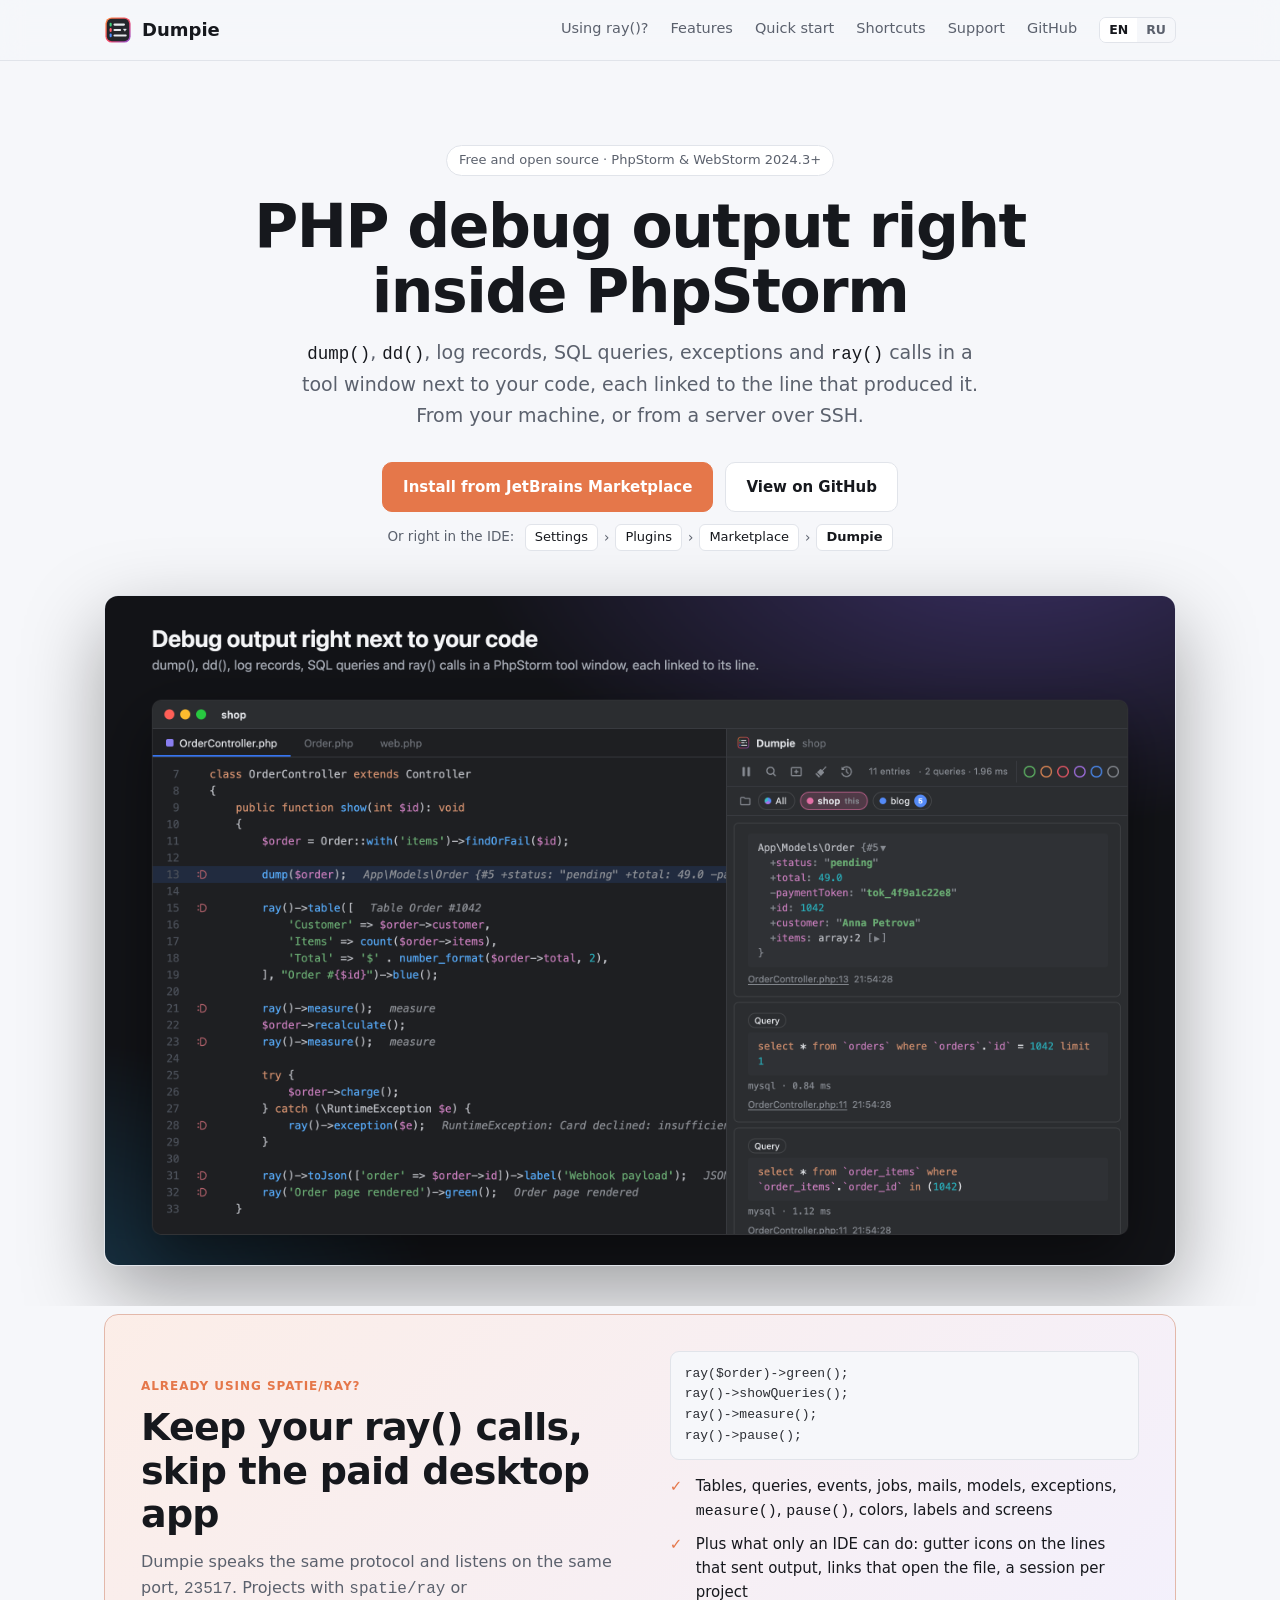
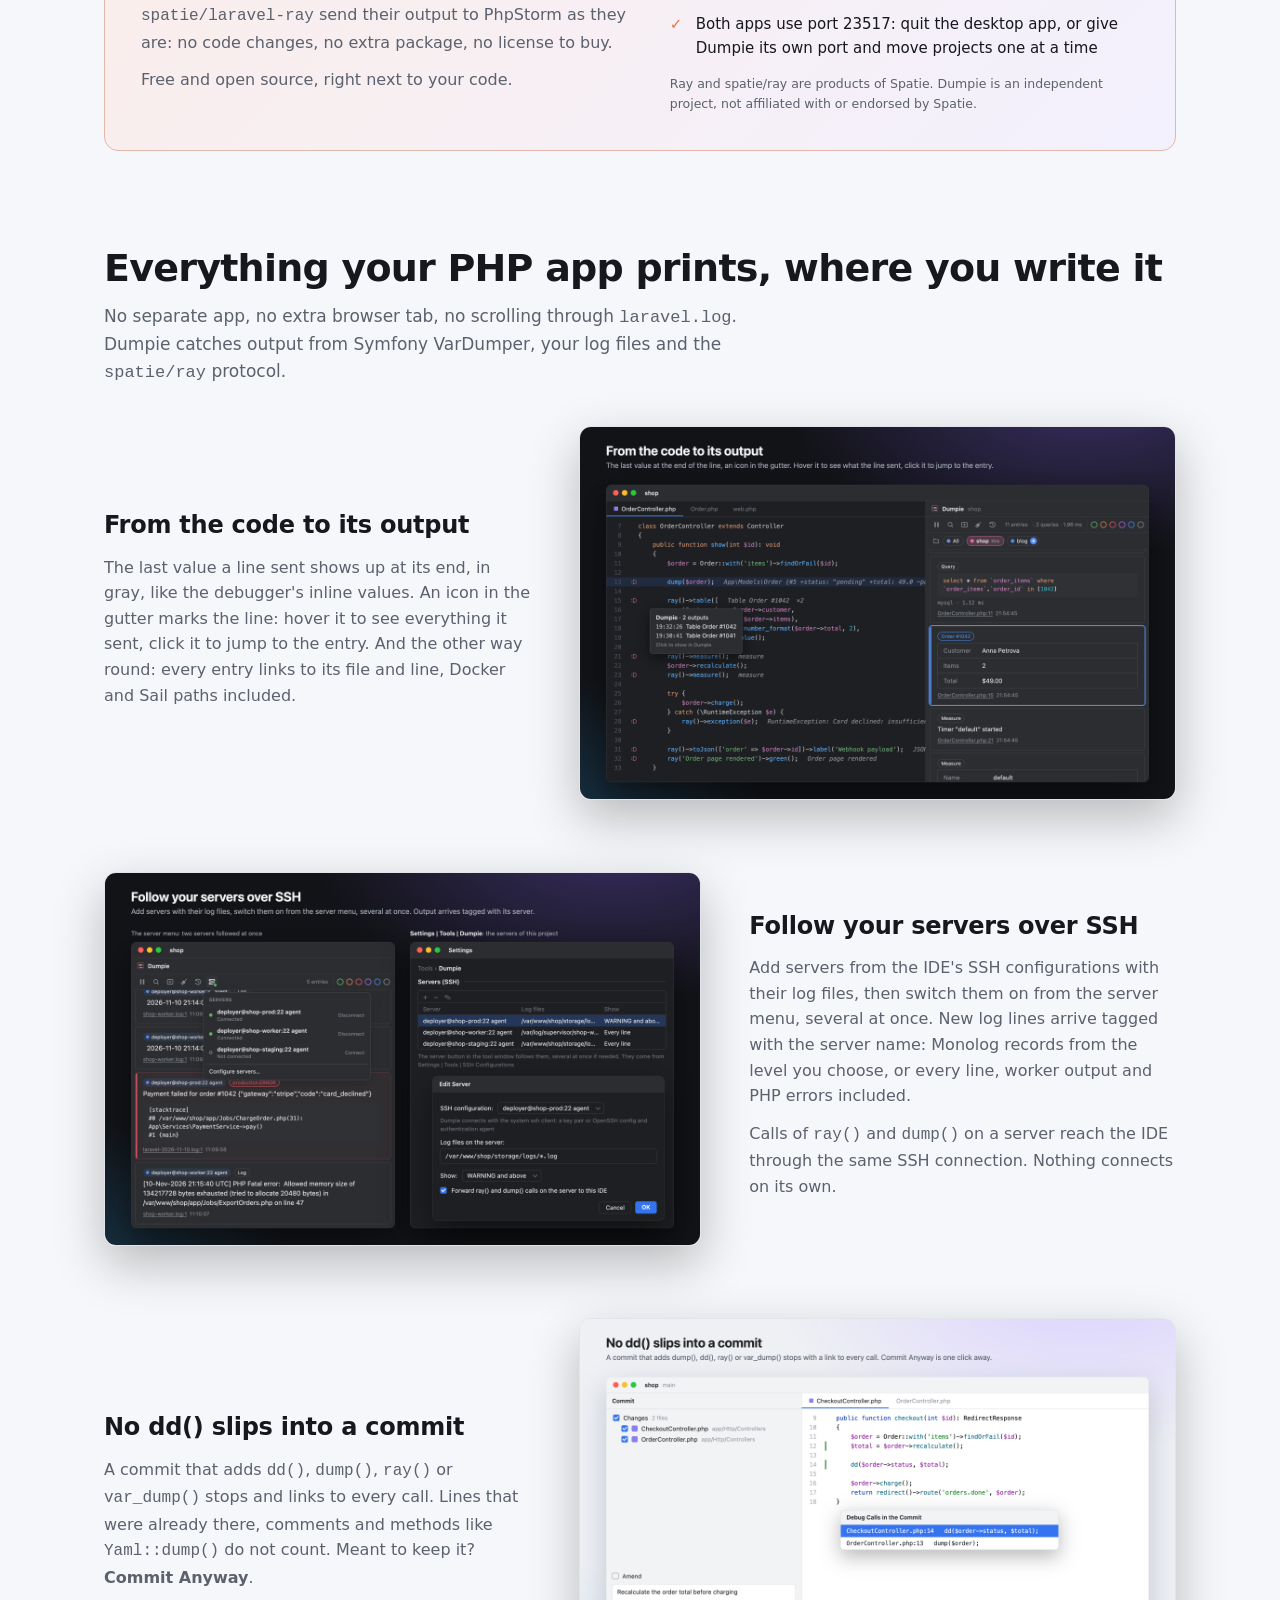
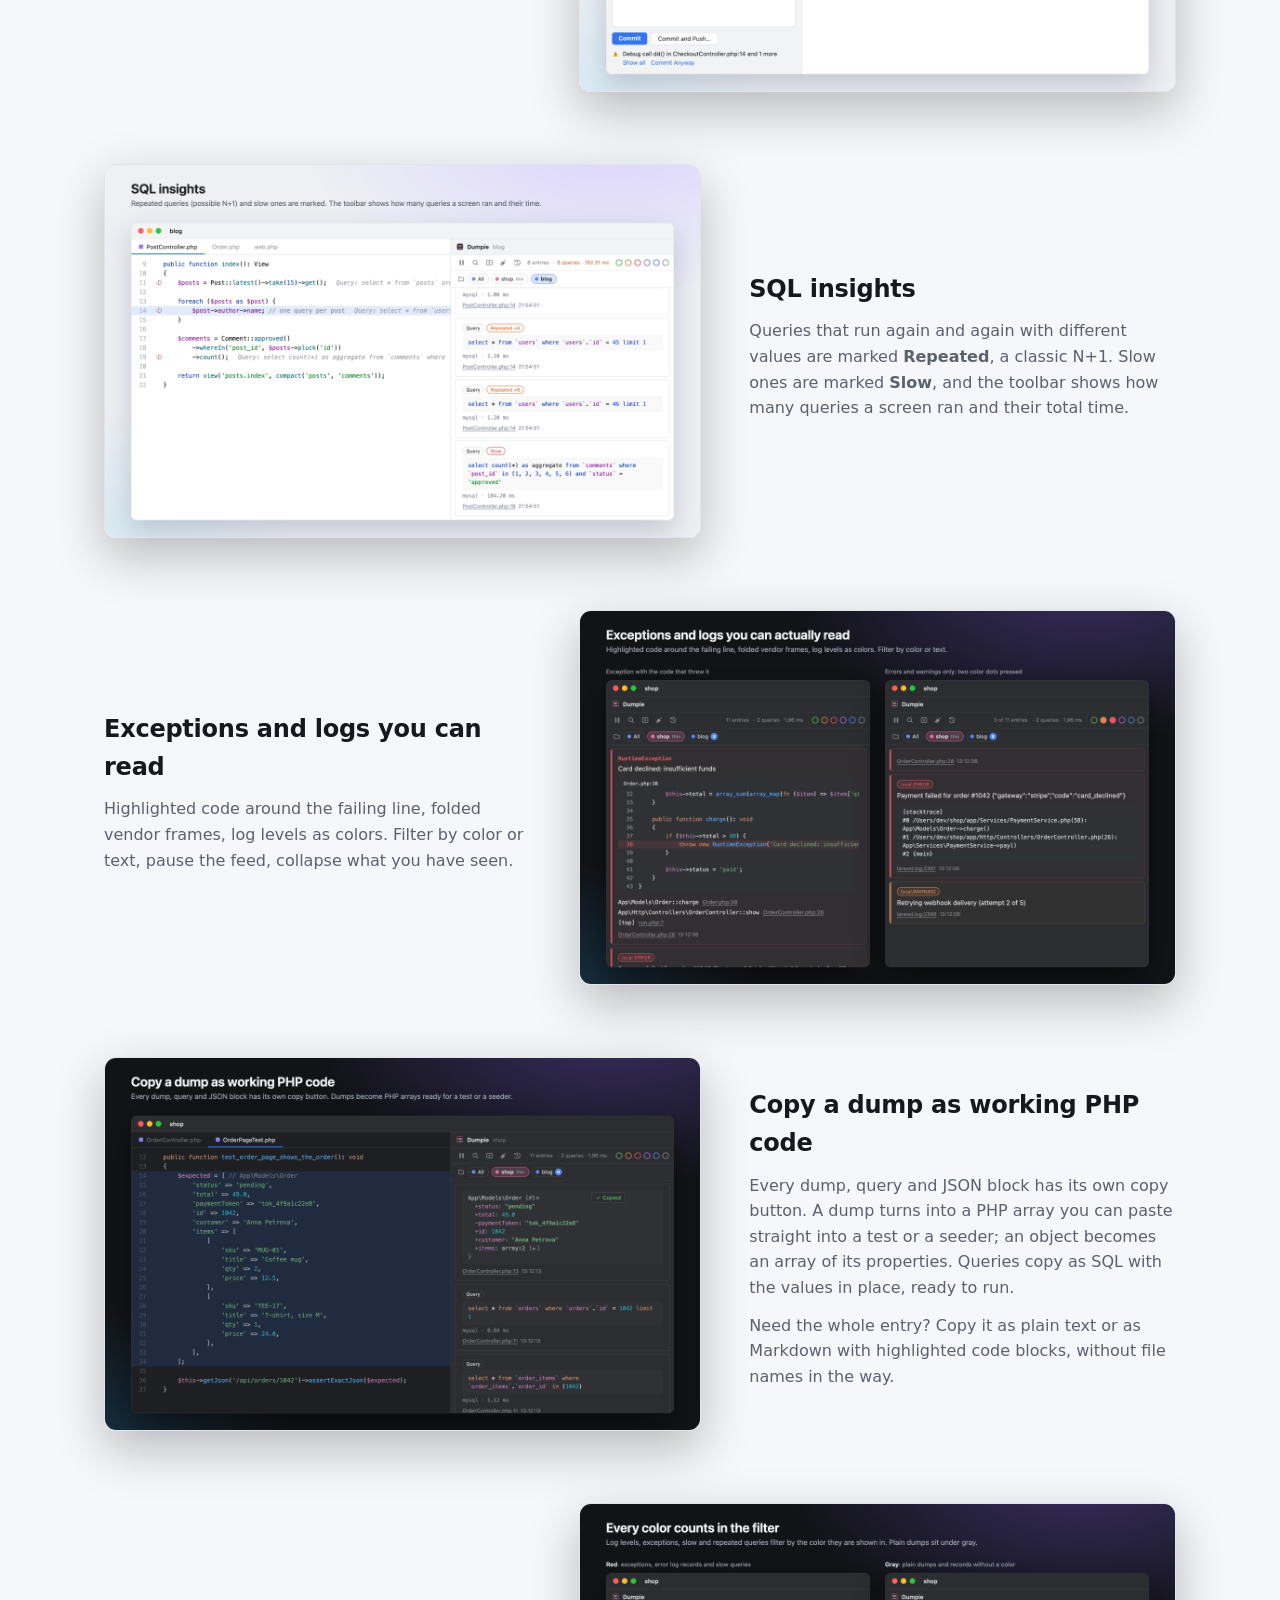
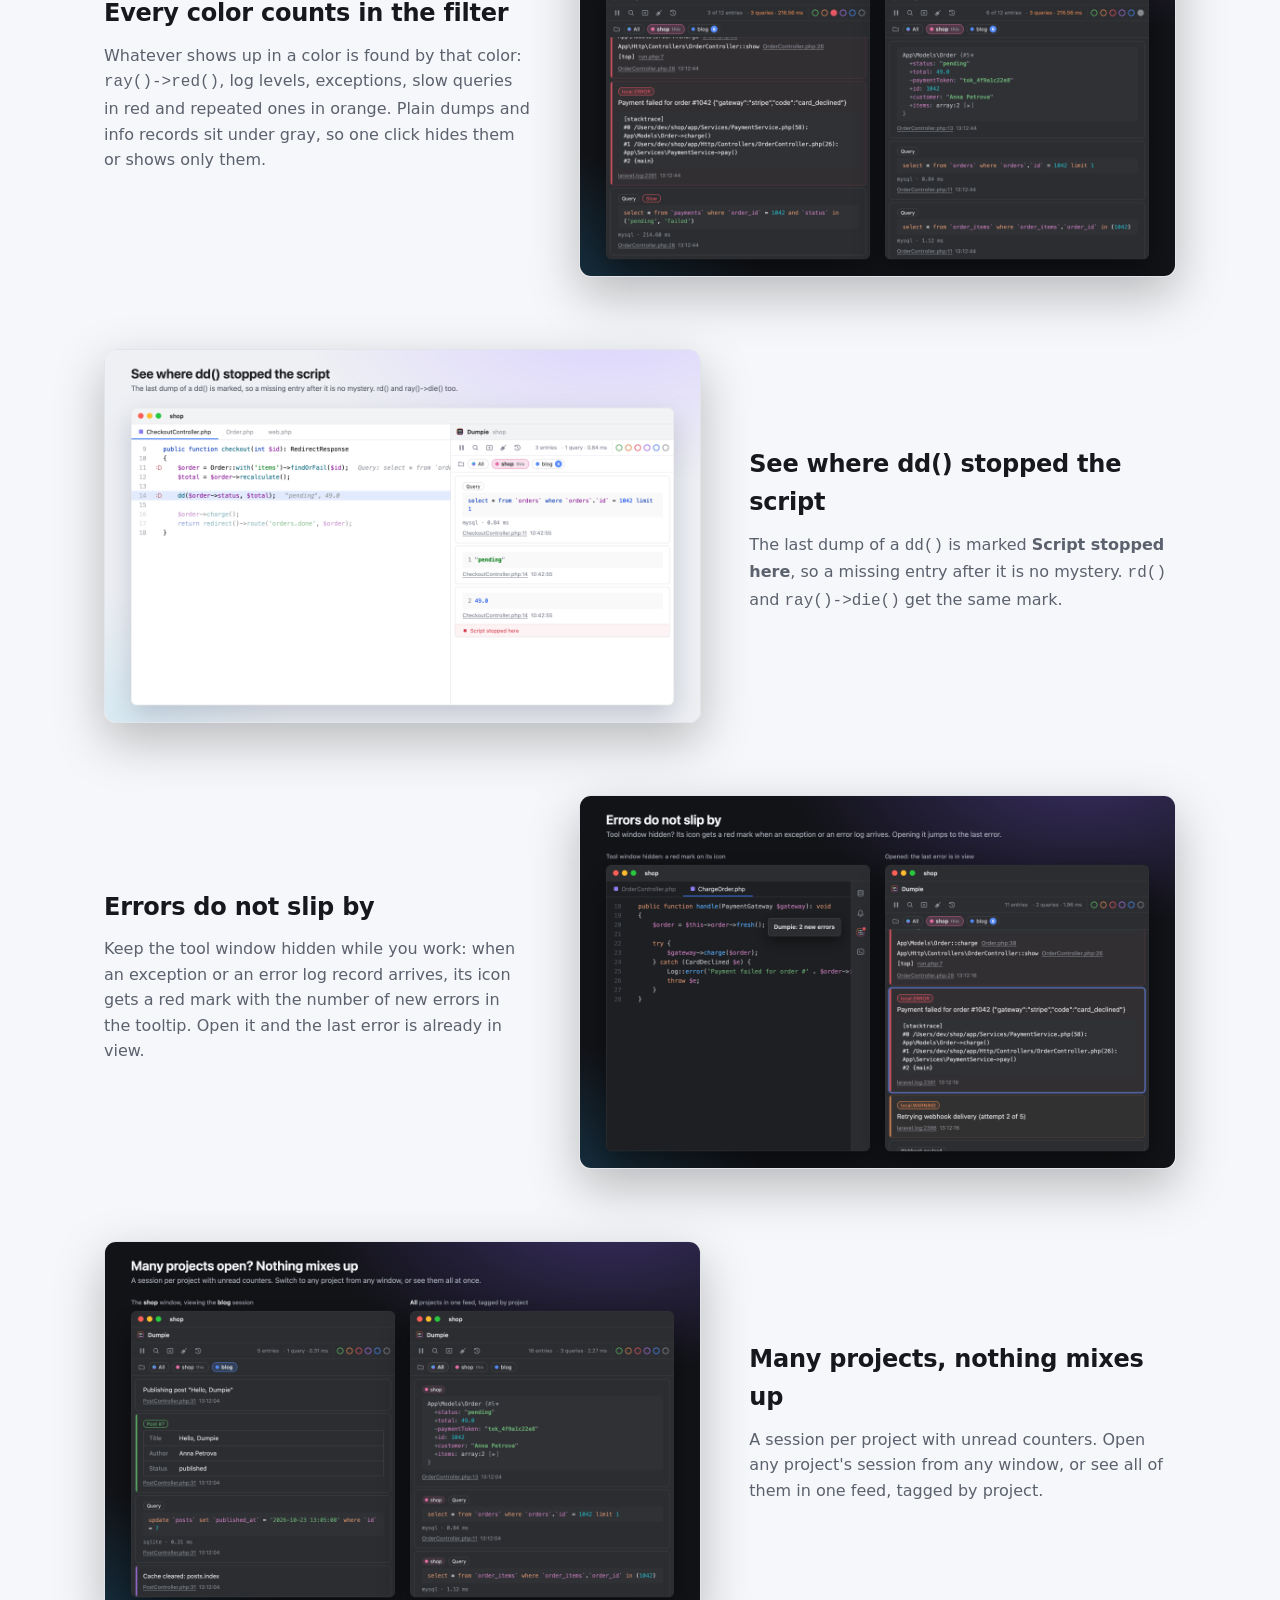
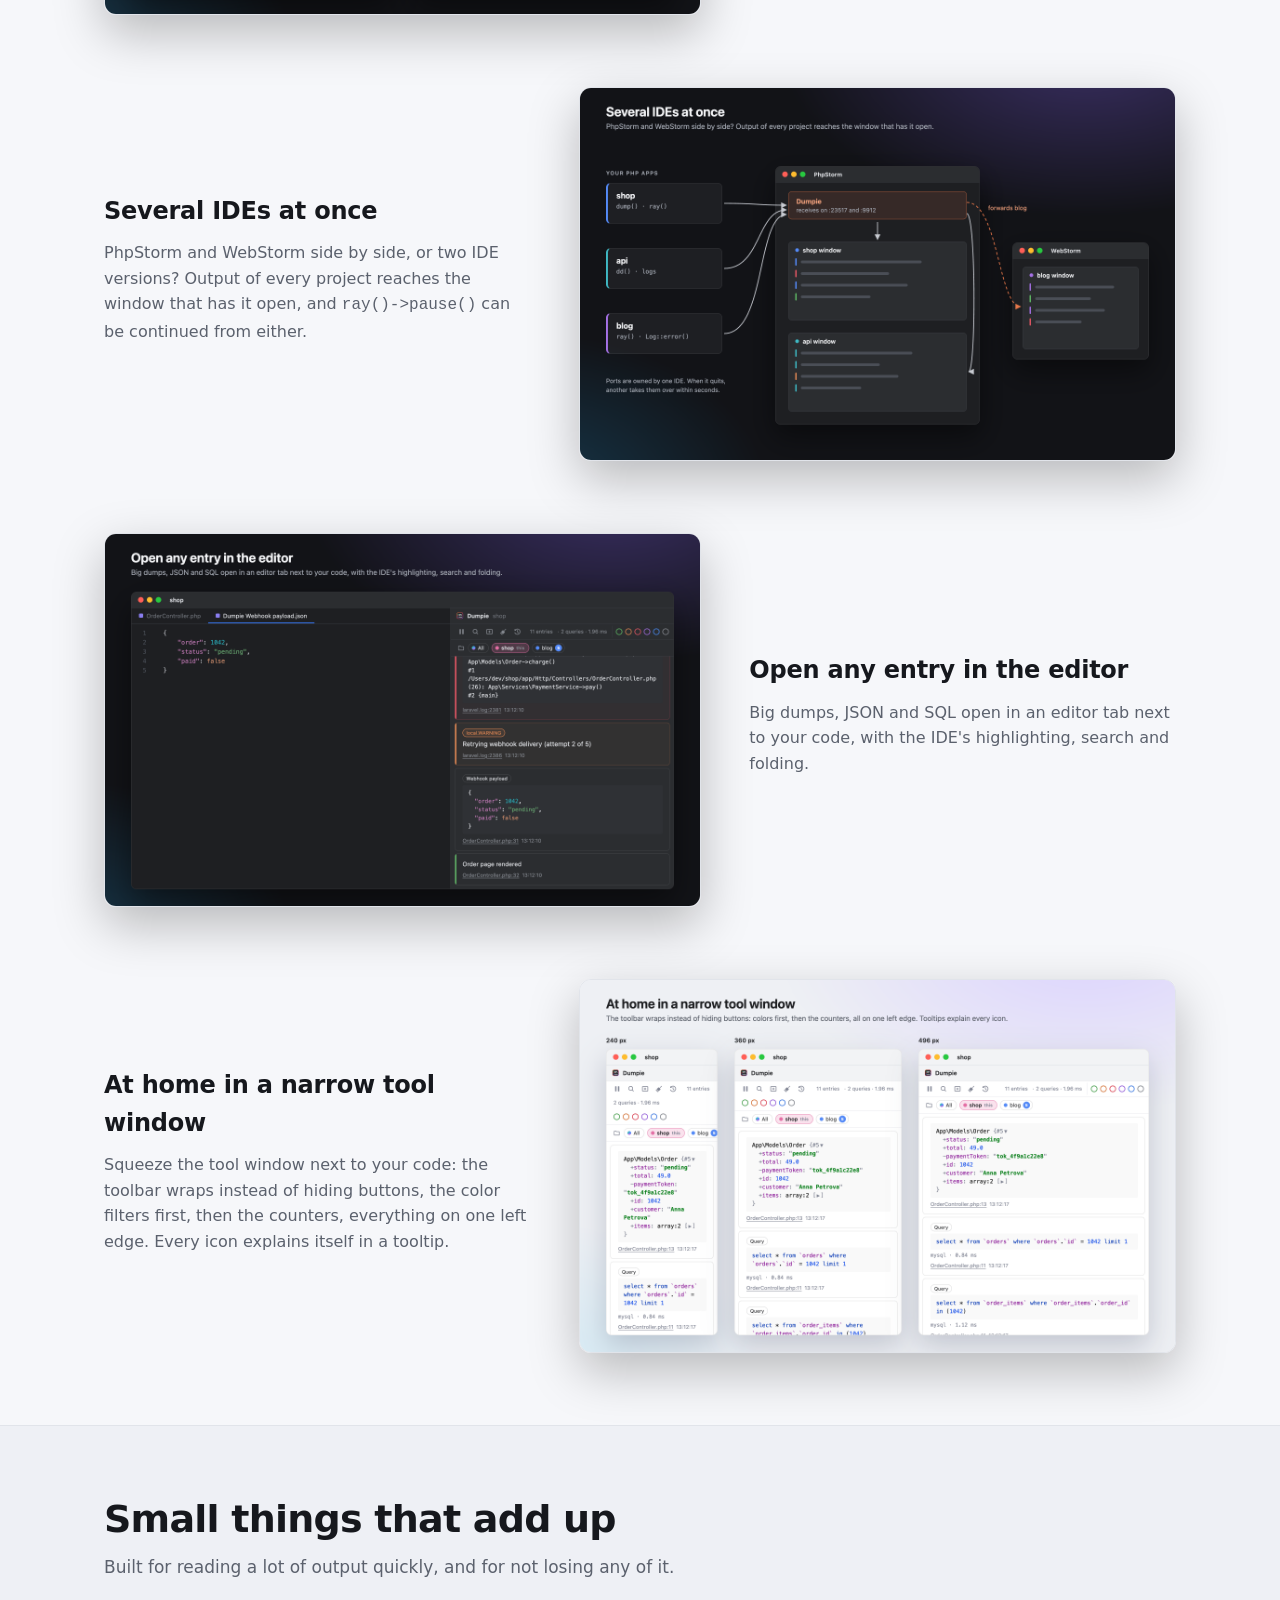
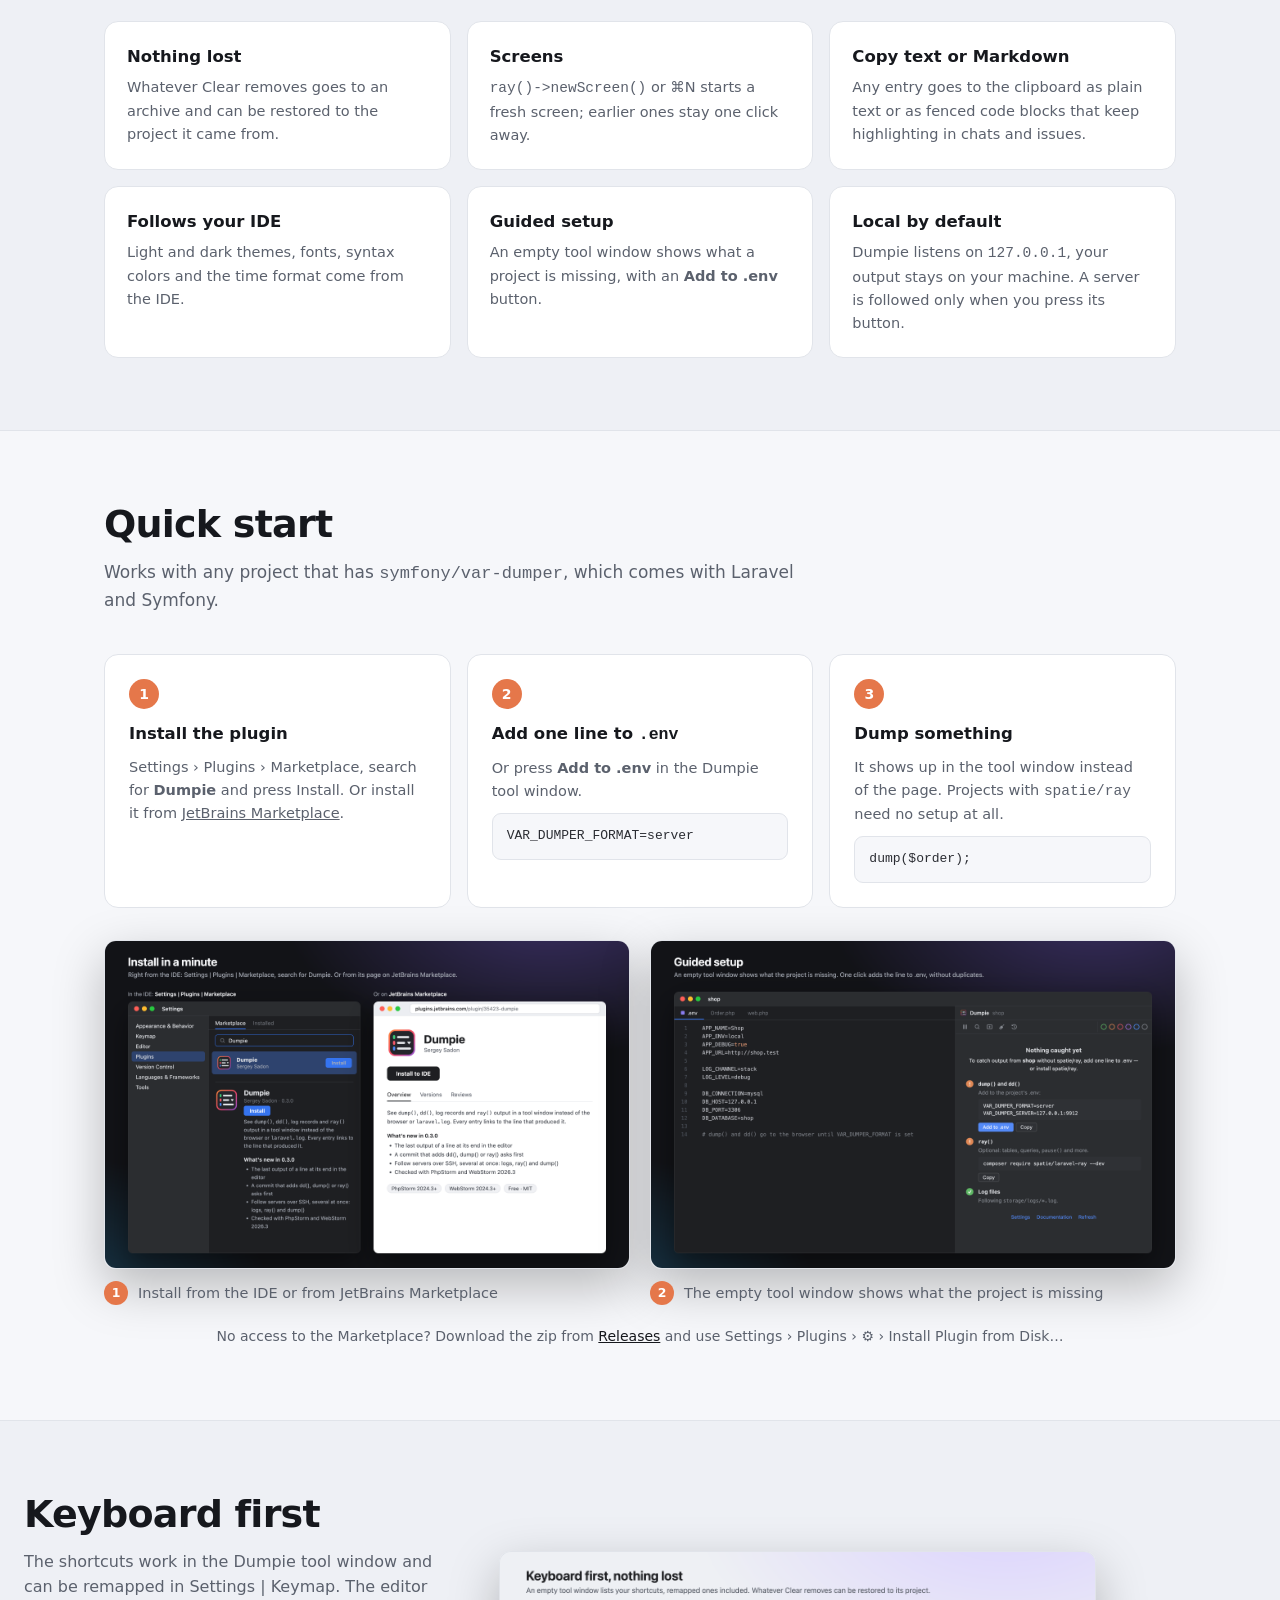
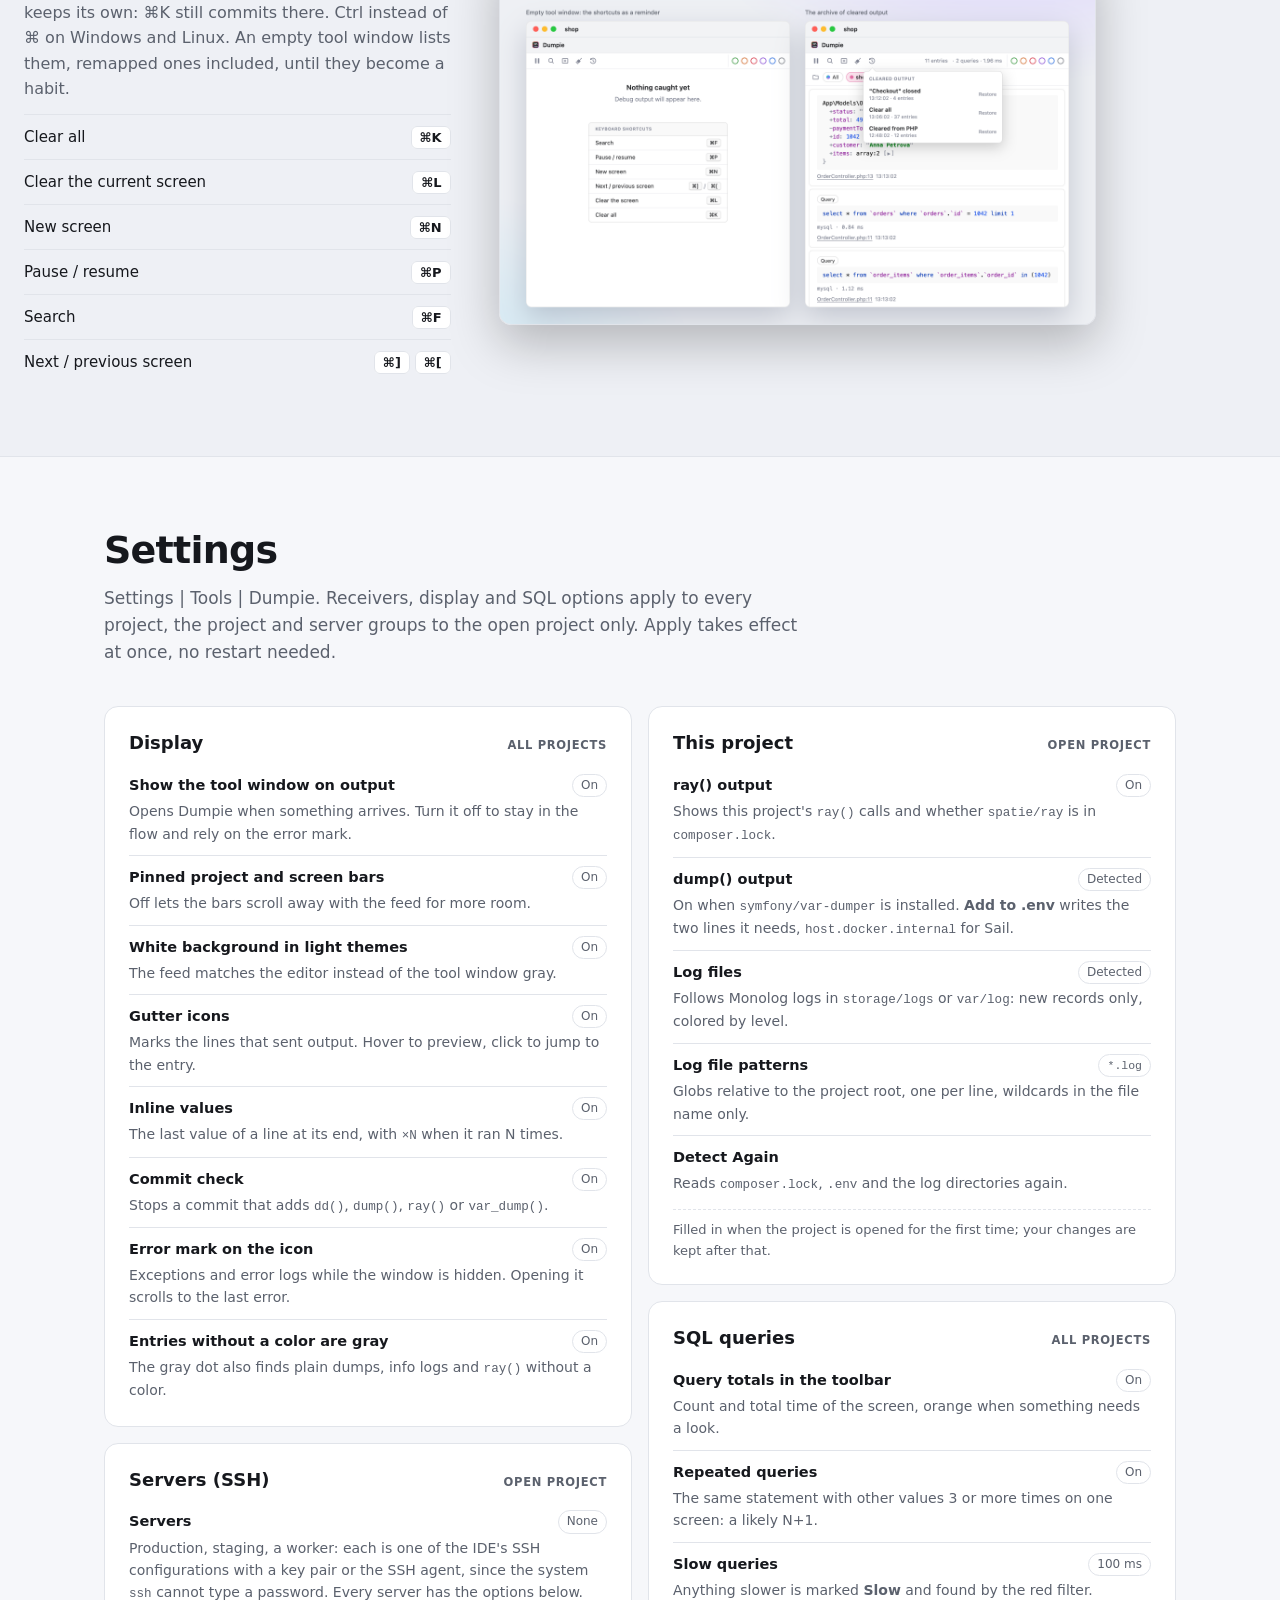
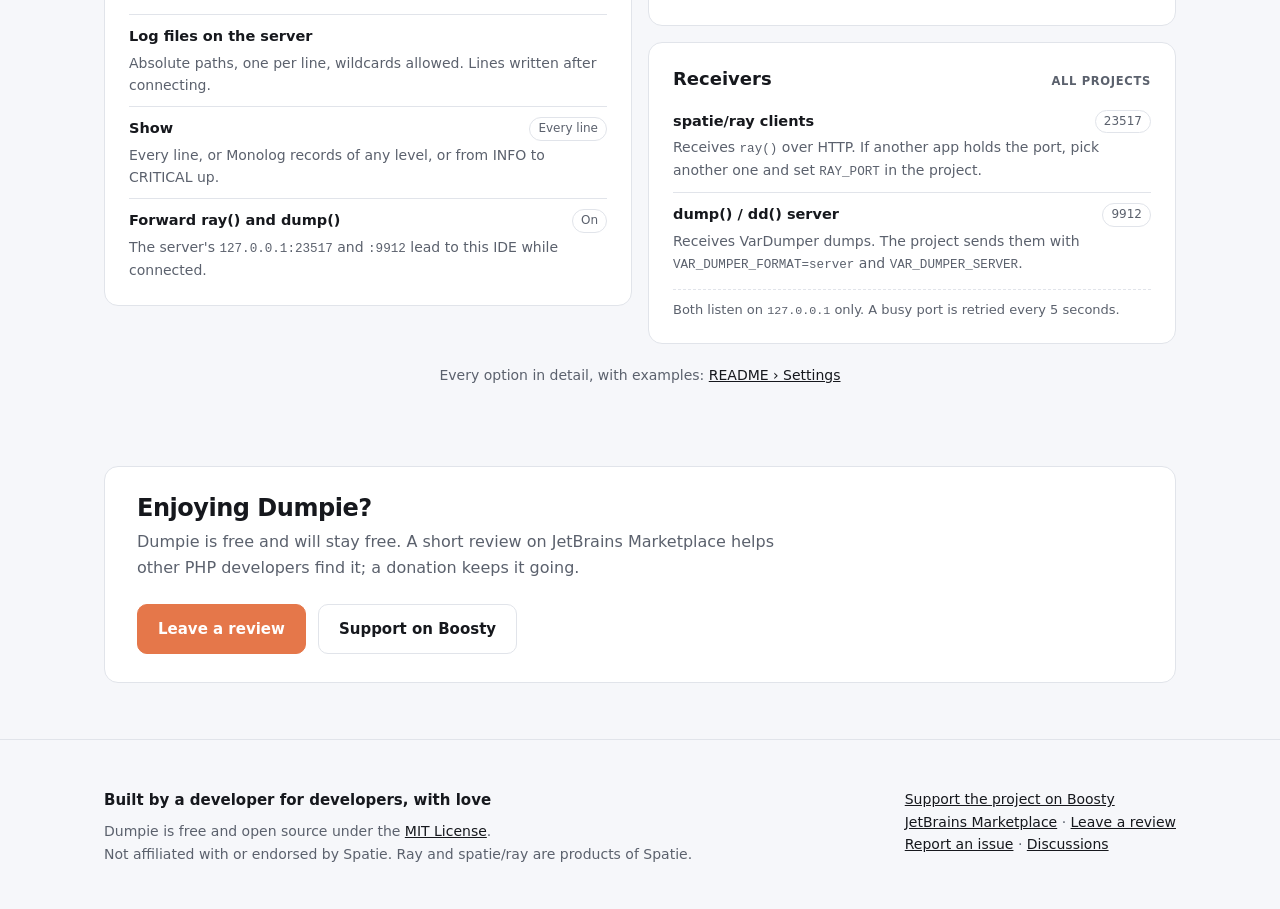
<file: docs/index.html>
<!doctype html>
<html lang="en">
<head>
<meta charset="utf-8">
<meta name="viewport" content="width=device-width, initial-scale=1">
<title>Dumpie — PHP debug output in PhpStorm</title>
<meta name="description" content="dump(), dd(), log records, SQL queries, exceptions and ray() calls in a PhpStorm tool window, each linked to the line that produced it. Free and open source.">
<meta property="og:title" content="Dumpie — PHP debug output in PhpStorm">
<meta property="og:description" content="dump(), dd(), logs, SQL and ray() right next to your code. Free and open source.">
<meta property="og:image" content="https://sadonsergey.github.io/dumpie/marketplace/01-hero.png">
<link rel="icon" href="icon.svg" type="image/svg+xml">
<link rel="alternate" hreflang="en" href="https://sadonsergey.github.io/dumpie/">
<link rel="alternate" hreflang="ru" href="https://sadonsergey.github.io/dumpie/ru/">
<link rel="alternate" hreflang="x-default" href="https://sadonsergey.github.io/dumpie/">
<link rel="stylesheet" href="site.css">
</head>
<body>

<nav>
    <div class="wrap">
        <a class="brand" href="#"><img src="icon.svg" alt="">Dumpie</a>
        <div class="links">
            <a href="#ray" class="hide-sm">Using ray()?</a>
            <a href="#features">Features</a>
            <a href="#start" class="hide-sm">Quick start</a>
            <a href="#shortcuts" class="hide-sm">Shortcuts</a>
            <a href="#support" class="hide-sm">Support</a>
            <a href="https://github.com/sadonsergey/dumpie">GitHub</a>
            <span class="lang"><b>EN</b><a href="ru/" hreflang="ru" lang="ru">RU</a></span>
        </div>
    </div>
</nav>

<header class="hero">
    <div class="wrap">
        <span class="badge">Free and open source · PhpStorm &amp; WebStorm 2024.3+</span>
        <h1>PHP debug output right inside PhpStorm</h1>
        <p class="lead"><code>dump()</code>, <code>dd()</code>, log records, SQL queries, exceptions and <code>ray()</code> calls in a tool window
            next to your code, each linked to the line that produced it. From your machine, or from a server over SSH.</p>
        <div class="cta">
            <a class="btn primary" href="https://plugins.jetbrains.com/plugin/35423-dumpie">Install from JetBrains Marketplace</a>
            <a class="btn" href="https://github.com/sadonsergey/dumpie">View on GitHub</a>
        </div>
        <div class="note">Or right in the IDE:
            <span class="path"><span>Settings</span><i>›</i><span>Plugins</span><i>›</i><span>Marketplace</span><i>›</i><span><b>Dumpie</b></span></span></div>
        <div class="shot"><img src="marketplace/01-hero.png" alt="Dumpie next to the code in PhpStorm" width="2560" height="1600"></div>
    </div>
</header>

<section id="ray" class="switch">
    <div class="wrap">
        <div class="switch-card">
            <div>
                <span class="switch-tag">Already using spatie/ray?</span>
                <h2>Keep your ray() calls, skip the paid desktop app</h2>
                <p>Dumpie speaks the same protocol and listens on the same port, <code>23517</code>. Projects with <code>spatie/ray</code> or
                    <code>spatie/laravel-ray</code> send their output to PhpStorm as they are: no code changes, no extra package,
                    no license to buy.</p>
                <p>Free and open source, right next to your code.</p>
            </div>
            <div>
                <pre>ray($order)-&gt;green();
ray()-&gt;showQueries();
ray()-&gt;measure();
ray()-&gt;pause();</pre>
                <ul>
                    <li>Tables, queries, events, jobs, mails, models, exceptions, <code>measure()</code>, <code>pause()</code>, colors, labels and screens</li>
                    <li>Plus what only an IDE can do: gutter icons on the lines that sent output, links that open the file, a session per project</li>
                    <li>Both apps use port 23517: quit the desktop app, or give Dumpie its own port and move projects one at a time</li>
                </ul>
                <small>Ray and spatie/ray are products of Spatie. Dumpie is an independent project, not affiliated with or endorsed by Spatie.</small>
            </div>
        </div>
    </div>
</section>

<section id="features">
    <div class="wrap">
        <h2>Everything your PHP app prints, where you write it</h2>
        <p class="section-lead">No separate app, no extra browser tab, no scrolling through <code>laravel.log</code>. Dumpie catches output from
            Symfony VarDumper, your log files and the <code>spatie/ray</code> protocol.</p>

        <div class="feature">
            <div class="text">
                <h3>From the code to its output</h3>
                <p>The last value a line sent shows up at its end, in gray, like the debugger's inline values. An icon in the gutter marks
                    the line: hover it to see everything it sent, click it to jump to the entry. And the other way round: every entry links
                    to its file and line, Docker and Sail paths included.</p>
            </div>
            <div class="media"><img src="marketplace/06-gutter.png" alt="Inline values, a gutter icon with a tooltip and the revealed entry" loading="lazy" width="2560" height="1600"></div>
        </div>

        <div class="feature flip">
            <div class="text">
                <h3>Follow your servers over SSH</h3>
                <p>Add servers from the IDE's SSH configurations with their log files, then switch them on from the server menu, several at once. New log lines arrive
                    tagged with the server name: Monolog records from the level you choose, or every line, worker output and PHP errors included.</p>
                <p>Calls of <code>ray()</code> and <code>dump()</code> on a server reach the IDE through the same SSH connection. Nothing
                    connects on its own.</p>
            </div>
            <div class="media"><img src="marketplace/18-server.png" alt="The server's output in the tool window, and its settings" loading="lazy" width="2560" height="1600"></div>
        </div>

        <div class="feature">
            <div class="text">
                <h3>No dd() slips into a commit</h3>
                <p>A commit that adds <code>dd()</code>, <code>dump()</code>, <code>ray()</code> or <code>var_dump()</code> stops and links
                    to every call. Lines that were already there, comments and methods like <code>Yaml::dump()</code> do not count.
                    Meant to keep it? <b>Commit Anyway</b>.</p>
            </div>
            <div class="media"><img src="marketplace/17-commit.png" alt="A commit with dd() stopped, and the list of debug calls" loading="lazy" width="2560" height="1600"></div>
        </div>

        <div class="feature flip">
            <div class="text">
                <h3>SQL insights</h3>
                <p>Queries that run again and again with different values are marked <b>Repeated</b>, a classic N+1. Slow ones are marked
                    <b>Slow</b>, and the toolbar shows how many queries a screen ran and their total time.</p>
            </div>
            <div class="media"><img src="marketplace/05-sql.png" alt="Repeated and slow queries" loading="lazy" width="2560" height="1600"></div>
        </div>

        <div class="feature">
            <div class="text">
                <h3>Exceptions and logs you can read</h3>
                <p>Highlighted code around the failing line, folded vendor frames, log levels as colors. Filter by color or text, pause the
                    feed, collapse what you have seen.</p>
            </div>
            <div class="media"><img src="marketplace/04-errors.png" alt="Exception with code, and errors only" loading="lazy" width="2560" height="1600"></div>
        </div>

        <div class="feature flip">
            <div class="text">
                <h3>Copy a dump as working PHP code</h3>
                <p>Every dump, query and JSON block has its own copy button. A dump turns into a PHP array you can paste straight into a
                    test or a seeder; an object becomes an array of its properties. Queries copy as SQL with the values in place, ready to run.</p>
                <p>Need the whole entry? Copy it as plain text or as Markdown with highlighted code blocks, without file names in the way.</p>
            </div>
            <div class="media"><img src="marketplace/11-copy.png" alt="A dump copied as a PHP array into a test" loading="lazy" width="2560" height="1600"></div>
        </div>

        <div class="feature">
            <div class="text">
                <h3>Every color counts in the filter</h3>
                <p>Whatever shows up in a color is found by that color: <code>ray()->red()</code>, log levels, exceptions, slow queries in red
                    and repeated ones in orange. Plain dumps and info records sit under gray, so one click hides them or shows only them.</p>
            </div>
            <div class="media"><img src="marketplace/12-filter.png" alt="Red and gray color filters" loading="lazy" width="2560" height="1600"></div>
        </div>

        <div class="feature flip">
            <div class="text">
                <h3>See where dd() stopped the script</h3>
                <p>The last dump of a <code>dd()</code> is marked <b>Script stopped here</b>, so a missing entry after it is no mystery.
                    <code>rd()</code> and <code>ray()->die()</code> get the same mark.</p>
            </div>
            <div class="media"><img src="marketplace/13-dd.png" alt="Script stopped here after dd()" loading="lazy" width="2560" height="1600"></div>
        </div>

        <div class="feature">
            <div class="text">
                <h3>Errors do not slip by</h3>
                <p>Keep the tool window hidden while you work: when an exception or an error log record arrives, its icon gets a red mark
                    with the number of new errors in the tooltip. Open it and the last error is already in view.</p>
            </div>
            <div class="media"><img src="marketplace/14-badge.png" alt="Red mark on the tool window icon and the revealed error" loading="lazy" width="2560" height="1600"></div>
        </div>

        <div class="feature flip">
            <div class="text">
                <h3>Many projects, nothing mixes up</h3>
                <p>A session per project with unread counters. Open any project's session from any window, or see all of them in one feed,
                    tagged by project.</p>
            </div>
            <div class="media"><img src="marketplace/02-sessions.png" alt="Sessions of two projects" loading="lazy" width="2560" height="1600"></div>
        </div>

        <div class="feature">
            <div class="text">
                <h3>Several IDEs at once</h3>
                <p>PhpStorm and WebStorm side by side, or two IDE versions? Output of every project reaches the window that has it open,
                    and <code>ray()->pause()</code> can be continued from either.</p>
            </div>
            <div class="media"><img src="marketplace/03-ides.png" alt="Output routed between IDEs" loading="lazy" width="2560" height="1600"></div>
        </div>

        <div class="feature flip">
            <div class="text">
                <h3>Open any entry in the editor</h3>
                <p>Big dumps, JSON and SQL open in an editor tab next to your code, with the IDE's highlighting, search and folding.</p>
            </div>
            <div class="media"><img src="marketplace/08-open.png" alt="An entry opened in an editor tab" loading="lazy" width="2560" height="1600"></div>
        </div>

        <div class="feature">
            <div class="text">
                <h3>At home in a narrow tool window</h3>
                <p>Squeeze the tool window next to your code: the toolbar wraps instead of hiding buttons, the color filters first, then the
                    counters, everything on one left edge. Every icon explains itself in a tooltip.</p>
            </div>
            <div class="media"><img src="marketplace/15-narrow.png" alt="The tool window at three widths" loading="lazy" width="2560" height="1600"></div>
        </div>
    </div>
</section>

<section class="alt">
    <div class="wrap">
        <h2>Small things that add up</h2>
        <p class="section-lead">Built for reading a lot of output quickly, and for not losing any of it.</p>
        <div class="grid">
            <div class="card"><h4>Nothing lost</h4><p>Whatever Clear removes goes to an archive and can be restored to the project it came from.</p></div>
            <div class="card"><h4>Screens</h4><p><code>ray()->newScreen()</code> or ⌘N starts a fresh screen; earlier ones stay one click away.</p></div>
            <div class="card"><h4>Copy text or Markdown</h4><p>Any entry goes to the clipboard as plain text or as fenced code blocks that keep highlighting in chats and issues.</p></div>
            <div class="card"><h4>Follows your IDE</h4><p>Light and dark themes, fonts, syntax colors and the time format come from the IDE.</p></div>
            <div class="card"><h4>Guided setup</h4><p>An empty tool window shows what a project is missing, with an <b>Add to .env</b> button.</p></div>
            <div class="card"><h4>Local by default</h4><p>Dumpie listens on <code>127.0.0.1</code>, your output stays on your machine. A server is followed only when you press its button.</p></div>
        </div>
    </div>
</section>

<section id="start">
    <div class="wrap">
        <h2>Quick start</h2>
        <p class="section-lead">Works with any project that has <code>symfony/var-dumper</code>, which comes with Laravel and Symfony.</p>
        <div class="steps">
            <div class="step">
                <h4>Install the plugin</h4>
                <p>Settings › Plugins › Marketplace, search for <b>Dumpie</b> and press Install. Or install it from
                    <a href="https://plugins.jetbrains.com/plugin/35423-dumpie">JetBrains Marketplace</a>.</p>
            </div>
            <div class="step">
                <h4>Add one line to <code>.env</code></h4>
                <p>Or press <b>Add to .env</b> in the Dumpie tool window.</p>
                <pre>VAR_DUMPER_FORMAT=server</pre>
            </div>
            <div class="step">
                <h4>Dump something</h4>
                <p>It shows up in the tool window instead of the page. Projects with <code>spatie/ray</code> need no setup at all.</p>
                <pre>dump($order);</pre>
            </div>
        </div>
        <div class="shots">
            <figure>
                <div class="media"><img src="marketplace/16-install.png" alt="Installing Dumpie from the IDE and from JetBrains Marketplace" loading="lazy" width="2560" height="1600"></div>
                <figcaption><b>1</b> Install from the IDE or from JetBrains Marketplace</figcaption>
            </figure>
            <figure>
                <div class="media"><img src="marketplace/09-setup.png" alt="Setup hints in the empty tool window" loading="lazy" width="2560" height="1600"></div>
                <figcaption><b>2</b> The empty tool window shows what the project is missing</figcaption>
            </figure>
        </div>
        <p class="offline">No access to the Marketplace? Download the zip from <a href="https://github.com/sadonsergey/dumpie/releases/latest">Releases</a>
            and use Settings › Plugins › ⚙ › Install Plugin from Disk…</p>
    </div>
</section>

<section id="shortcuts" class="alt">
    <div class="wrap feature">
        <div class="text">
            <h2>Keyboard first</h2>
            <p>The shortcuts work in the Dumpie tool window and can be remapped in Settings | Keymap. The editor keeps its own: ⌘K still
                commits there. Ctrl instead of ⌘ on Windows and Linux. An empty tool window lists them, remapped ones included,
                until they become a habit.</p>
            <table>
                <tr><td>Clear all</td><td><kbd>⌘K</kbd></td></tr>
                <tr><td>Clear the current screen</td><td><kbd>⌘L</kbd></td></tr>
                <tr><td>New screen</td><td><kbd>⌘N</kbd></td></tr>
                <tr><td>Pause / resume</td><td><kbd>⌘P</kbd></td></tr>
                <tr><td>Search</td><td><kbd>⌘F</kbd></td></tr>
                <tr><td>Next / previous screen</td><td><kbd>⌘]</kbd> <kbd>⌘[</kbd></td></tr>
            </table>
        </div>
        <div class="media"><img src="marketplace/07-keys.png" alt="Shortcuts on the empty screen and the archive of cleared output" loading="lazy" width="2560" height="1600"></div>
    </div>
</section>

<section id="settings">
    <div class="wrap">
        <h2>Settings</h2>
        <p class="section-lead">Settings | Tools | Dumpie. Receivers, display and SQL options apply to every project, the project and server groups to the open project only. Apply takes effect at once, no restart needed.</p>
        <div class="settings">
            <div class="set-col">
                <div class="set-card">
                    <h3>Display<small>All projects</small></h3>
                    <div class="opt"><div class="opt-head"><b>Show the tool window on output</b><span>On</span></div><p>Opens Dumpie when something arrives. Turn it off to stay in the flow and rely on the error mark.</p></div>
                    <div class="opt"><div class="opt-head"><b>Pinned project and screen bars</b><span>On</span></div><p>Off lets the bars scroll away with the feed for more room.</p></div>
                    <div class="opt"><div class="opt-head"><b>White background in light themes</b><span>On</span></div><p>The feed matches the editor instead of the tool window gray.</p></div>
                    <div class="opt"><div class="opt-head"><b>Gutter icons</b><span>On</span></div><p>Marks the lines that sent output. Hover to preview, click to jump to the entry.</p></div>
                    <div class="opt"><div class="opt-head"><b>Inline values</b><span>On</span></div><p>The last value of a line at its end, with <code>×N</code> when it ran N times.</p></div>
                    <div class="opt"><div class="opt-head"><b>Commit check</b><span>On</span></div><p>Stops a commit that adds <code>dd()</code>, <code>dump()</code>, <code>ray()</code> or <code>var_dump()</code>.</p></div>
                    <div class="opt"><div class="opt-head"><b>Error mark on the icon</b><span>On</span></div><p>Exceptions and error logs while the window is hidden. Opening it scrolls to the last error.</p></div>
                    <div class="opt"><div class="opt-head"><b>Entries without a color are gray</b><span>On</span></div><p>The gray dot also finds plain dumps, info logs and <code>ray()</code> without a color.</p></div>
                </div>
                <div class="set-card">
                    <h3>Servers (SSH)<small>Open project</small></h3>
                    <div class="opt"><div class="opt-head"><b>Servers</b><span>None</span></div><p>Production, staging, a worker: each is one of the IDE's SSH configurations with a key pair or the SSH agent, since the system <code>ssh</code> cannot type a password. Every server has the options below.</p></div>
                    <div class="opt"><div class="opt-head"><b>Log files on the server</b></div><p>Absolute paths, one per line, wildcards allowed. Lines written after connecting.</p></div>
                    <div class="opt"><div class="opt-head"><b>Show</b><span>Every line</span></div><p>Every line, or Monolog records of any level, or from INFO to CRITICAL up.</p></div>
                    <div class="opt"><div class="opt-head"><b>Forward ray() and dump()</b><span>On</span></div><p>The server's <code>127.0.0.1:23517</code> and <code>:9912</code> lead to this IDE while connected.</p></div>
                </div>
            </div>
            <div class="set-col">
                <div class="set-card">
                    <h3>This project<small>Open project</small></h3>
                    <div class="opt"><div class="opt-head"><b>ray() output</b><span>On</span></div><p>Shows this project's <code>ray()</code> calls and whether <code>spatie/ray</code> is in <code>composer.lock</code>.</p></div>
                    <div class="opt"><div class="opt-head"><b>dump() output</b><span>Detected</span></div><p>On when <code>symfony/var-dumper</code> is installed. <b>Add to .env</b> writes the two lines it needs, <code>host.docker.internal</code> for Sail.</p></div>
                    <div class="opt"><div class="opt-head"><b>Log files</b><span>Detected</span></div><p>Follows Monolog logs in <code>storage/logs</code> or <code>var/log</code>: new records only, colored by level.</p></div>
                    <div class="opt"><div class="opt-head"><b>Log file patterns</b><span><code>*.log</code></span></div><p>Globs relative to the project root, one per line, wildcards in the file name only.</p></div>
                    <div class="opt"><div class="opt-head"><b>Detect Again</b></div><p>Reads <code>composer.lock</code>, <code>.env</code> and the log directories again.</p></div>
                    <p class="set-note">Filled in when the project is opened for the first time; your changes are kept after that.</p>
                </div>
                <div class="set-card">
                    <h3>SQL queries<small>All projects</small></h3>
                    <div class="opt"><div class="opt-head"><b>Query totals in the toolbar</b><span>On</span></div><p>Count and total time of the screen, orange when something needs a look.</p></div>
                    <div class="opt"><div class="opt-head"><b>Repeated queries</b><span>On</span></div><p>The same statement with other values 3 or more times on one screen: a likely N+1.</p></div>
                    <div class="opt"><div class="opt-head"><b>Slow queries</b><span>100 ms</span></div><p>Anything slower is marked <b>Slow</b> and found by the red filter.</p></div>
                </div>
                <div class="set-card">
                    <h3>Receivers<small>All projects</small></h3>
                    <div class="opt"><div class="opt-head"><b>spatie/ray clients</b><span>23517</span></div><p>Receives <code>ray()</code> over HTTP. If another app holds the port, pick another one and set <code>RAY_PORT</code> in the project.</p></div>
                    <div class="opt"><div class="opt-head"><b>dump() / dd() server</b><span>9912</span></div><p>Receives VarDumper dumps. The project sends them with <code>VAR_DUMPER_FORMAT=server</code> and <code>VAR_DUMPER_SERVER</code>.</p></div>
                    <p class="set-note">Both listen on <code>127.0.0.1</code> only. A busy port is retried every 5 seconds.</p>
                </div>
            </div>
        </div>
        <p class="offline">Every option in detail, with examples: <a href="https://github.com/sadonsergey/dumpie#settings">README › Settings</a></p>
    </div>
</section>

<section id="support" class="review">
    <div class="wrap">
        <div class="review-card">
            <div>
                <h2>Enjoying Dumpie?</h2>
                <p>Dumpie is free and will stay free. A short review on JetBrains Marketplace helps other PHP developers find it;
                    a donation keeps it going.</p>
            </div>
            <div class="review-actions">
                <a class="btn primary" href="https://plugins.jetbrains.com/plugin/35423-dumpie/reviews">Leave a review</a>
                <a class="btn" href="https://boosty.to/sadonsergey/donate">Support on Boosty</a>
            </div>
        </div>
    </div>
</section>

<footer>
    <div class="wrap">
        <div><span class="made">Built by a developer for developers, with love</span><br>
            Dumpie is free and open source under the <a href="https://github.com/sadonsergey/dumpie/blob/main/LICENSE">MIT License</a>.<br>
            Not affiliated with or endorsed by Spatie. Ray and spatie/ray are products of Spatie.</div>
        <div>
            <a class="support" href="https://boosty.to/sadonsergey/donate">Support the project on Boosty</a><br>
            <a href="https://plugins.jetbrains.com/plugin/35423-dumpie">JetBrains Marketplace</a> · <a href="https://plugins.jetbrains.com/plugin/35423-dumpie/reviews">Leave a review</a><br>
            <a href="https://github.com/sadonsergey/dumpie/issues">Report an issue</a> ·
            <a href="https://github.com/sadonsergey/dumpie/discussions">Discussions</a>
        </div>
    </div>
</footer>

</body>
</html>
</file>
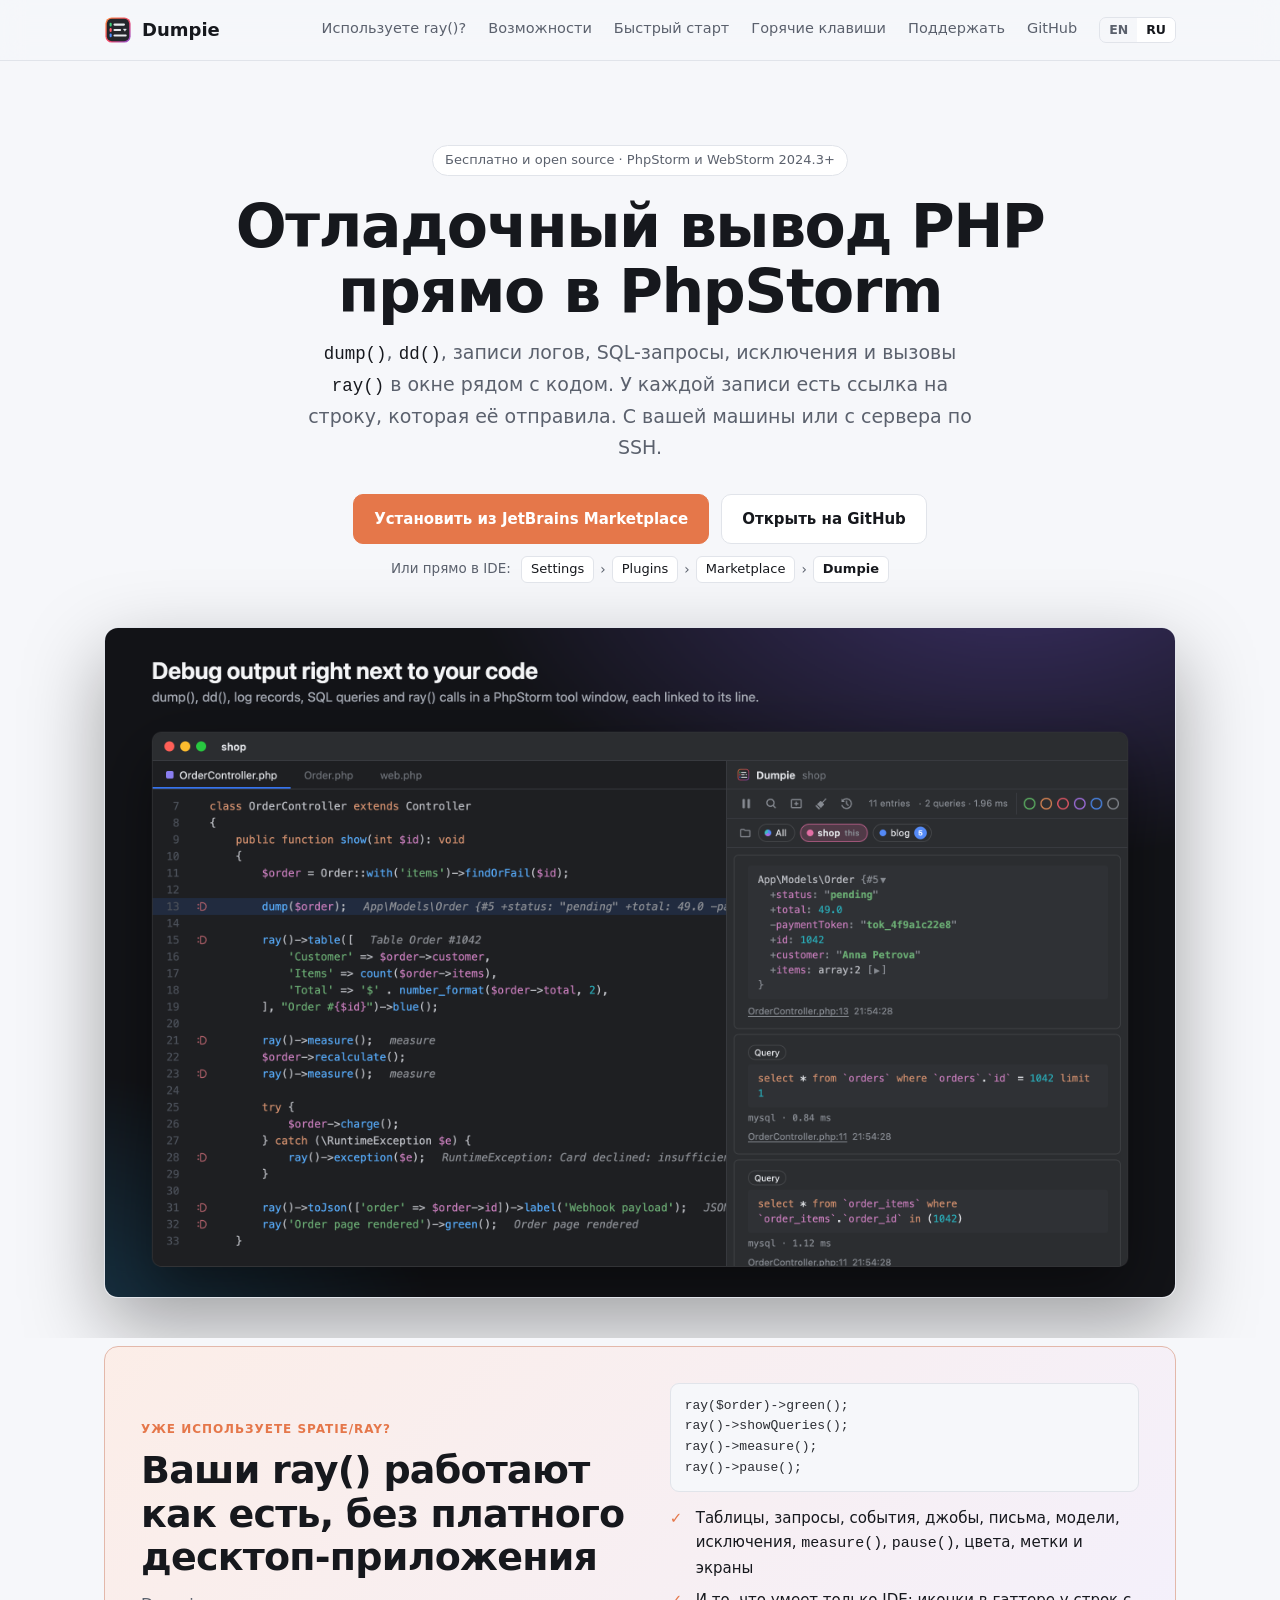
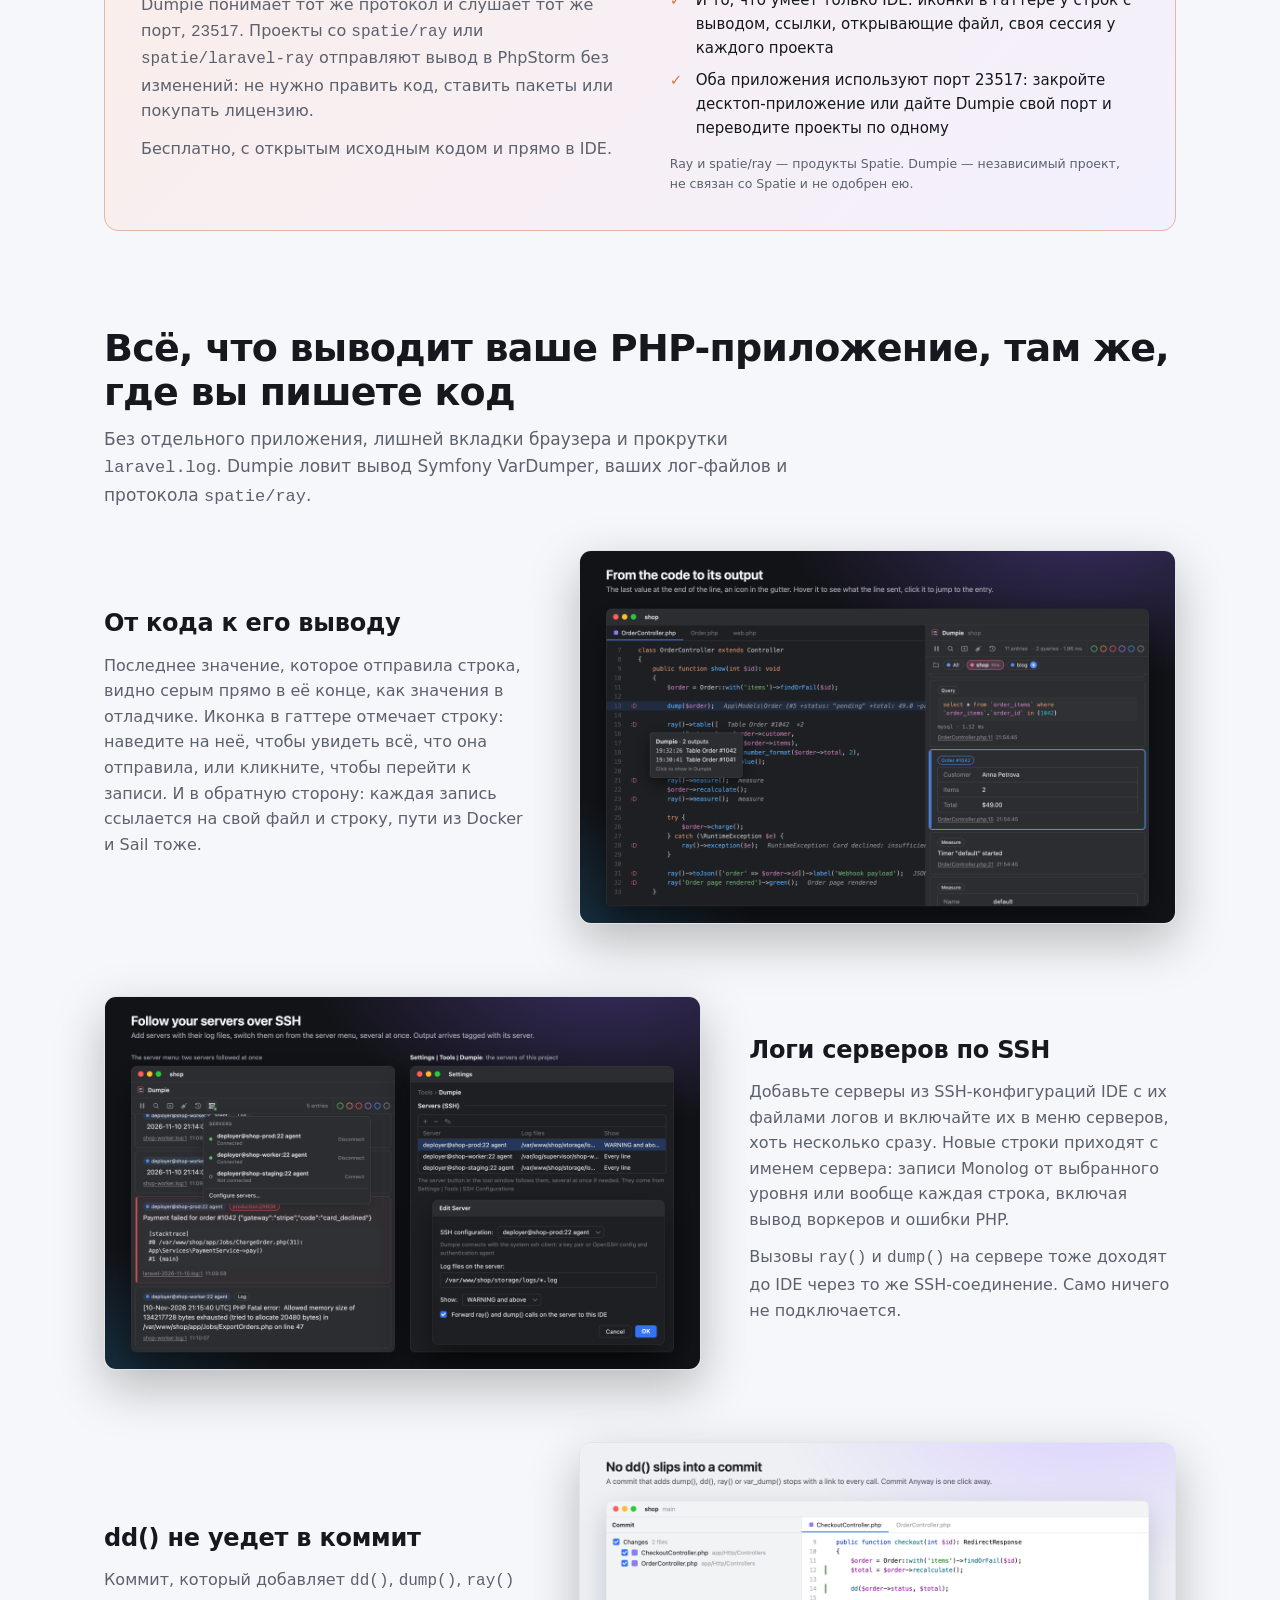
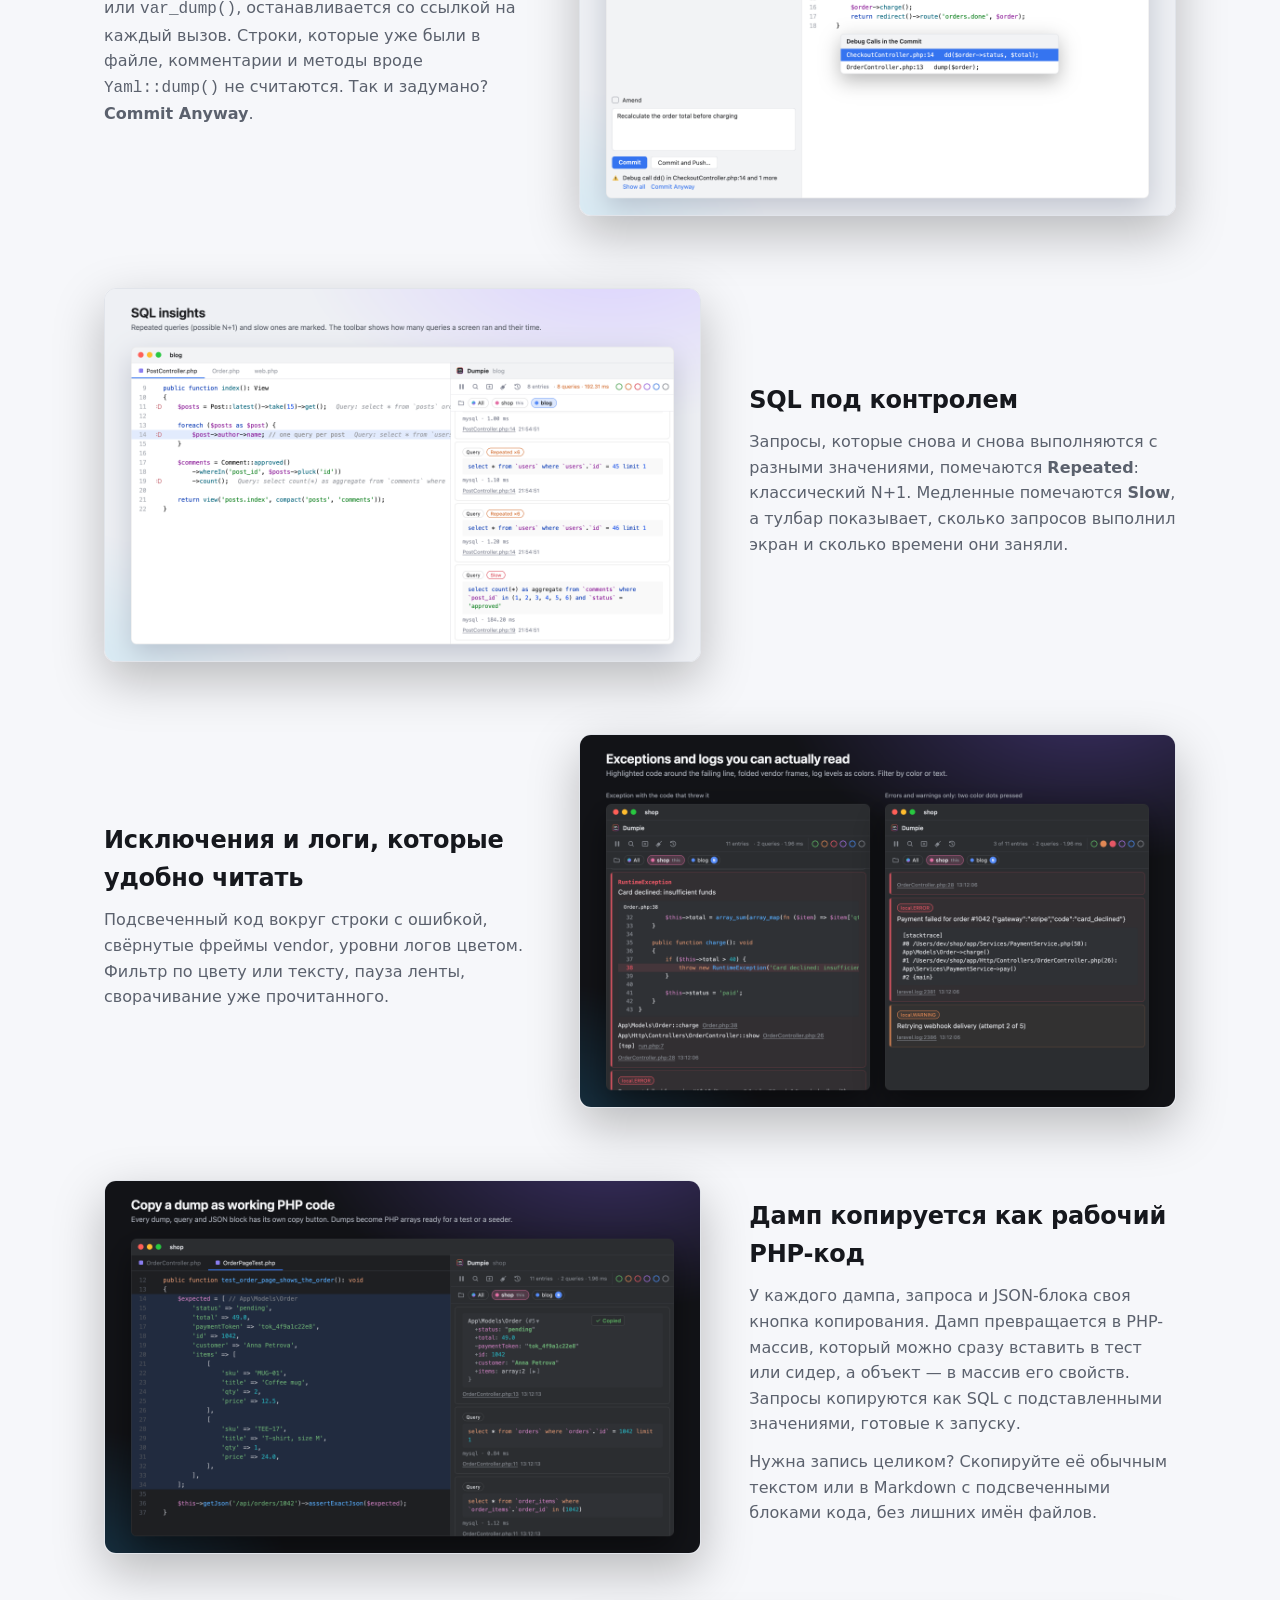
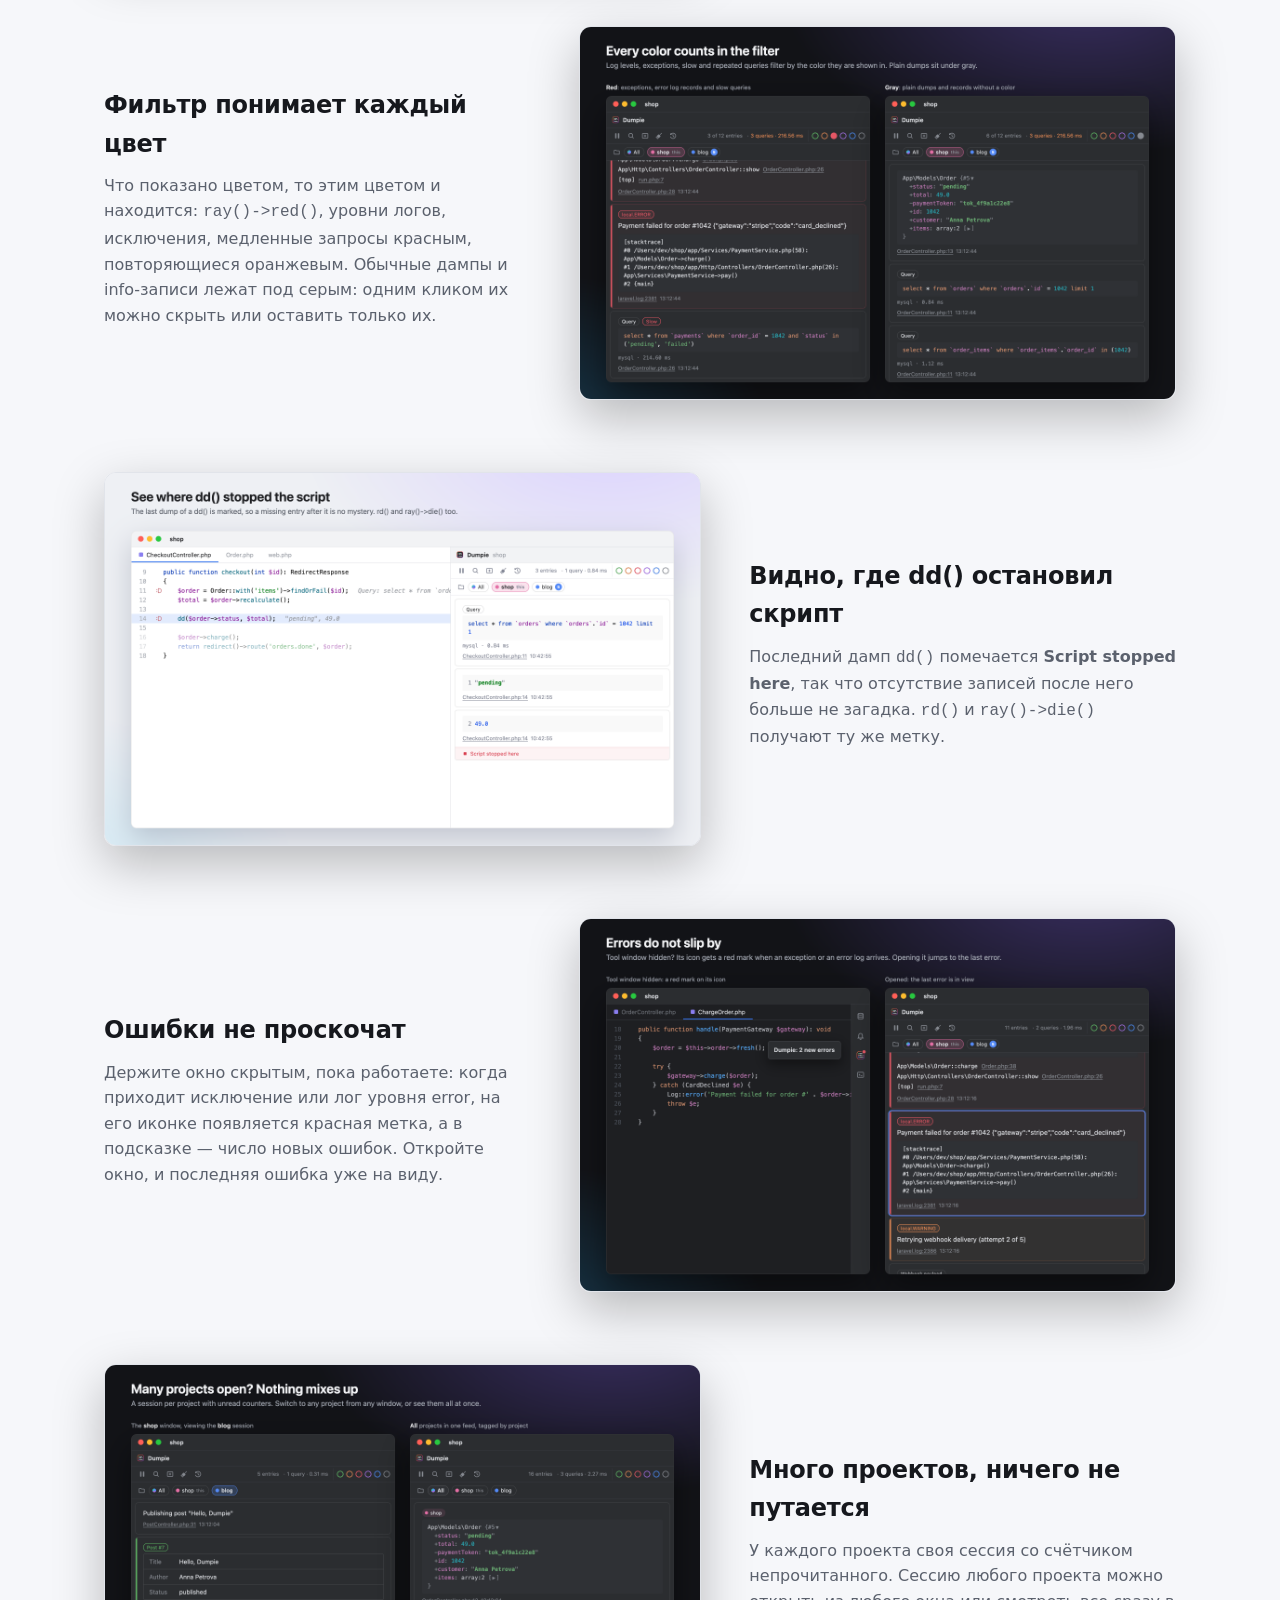
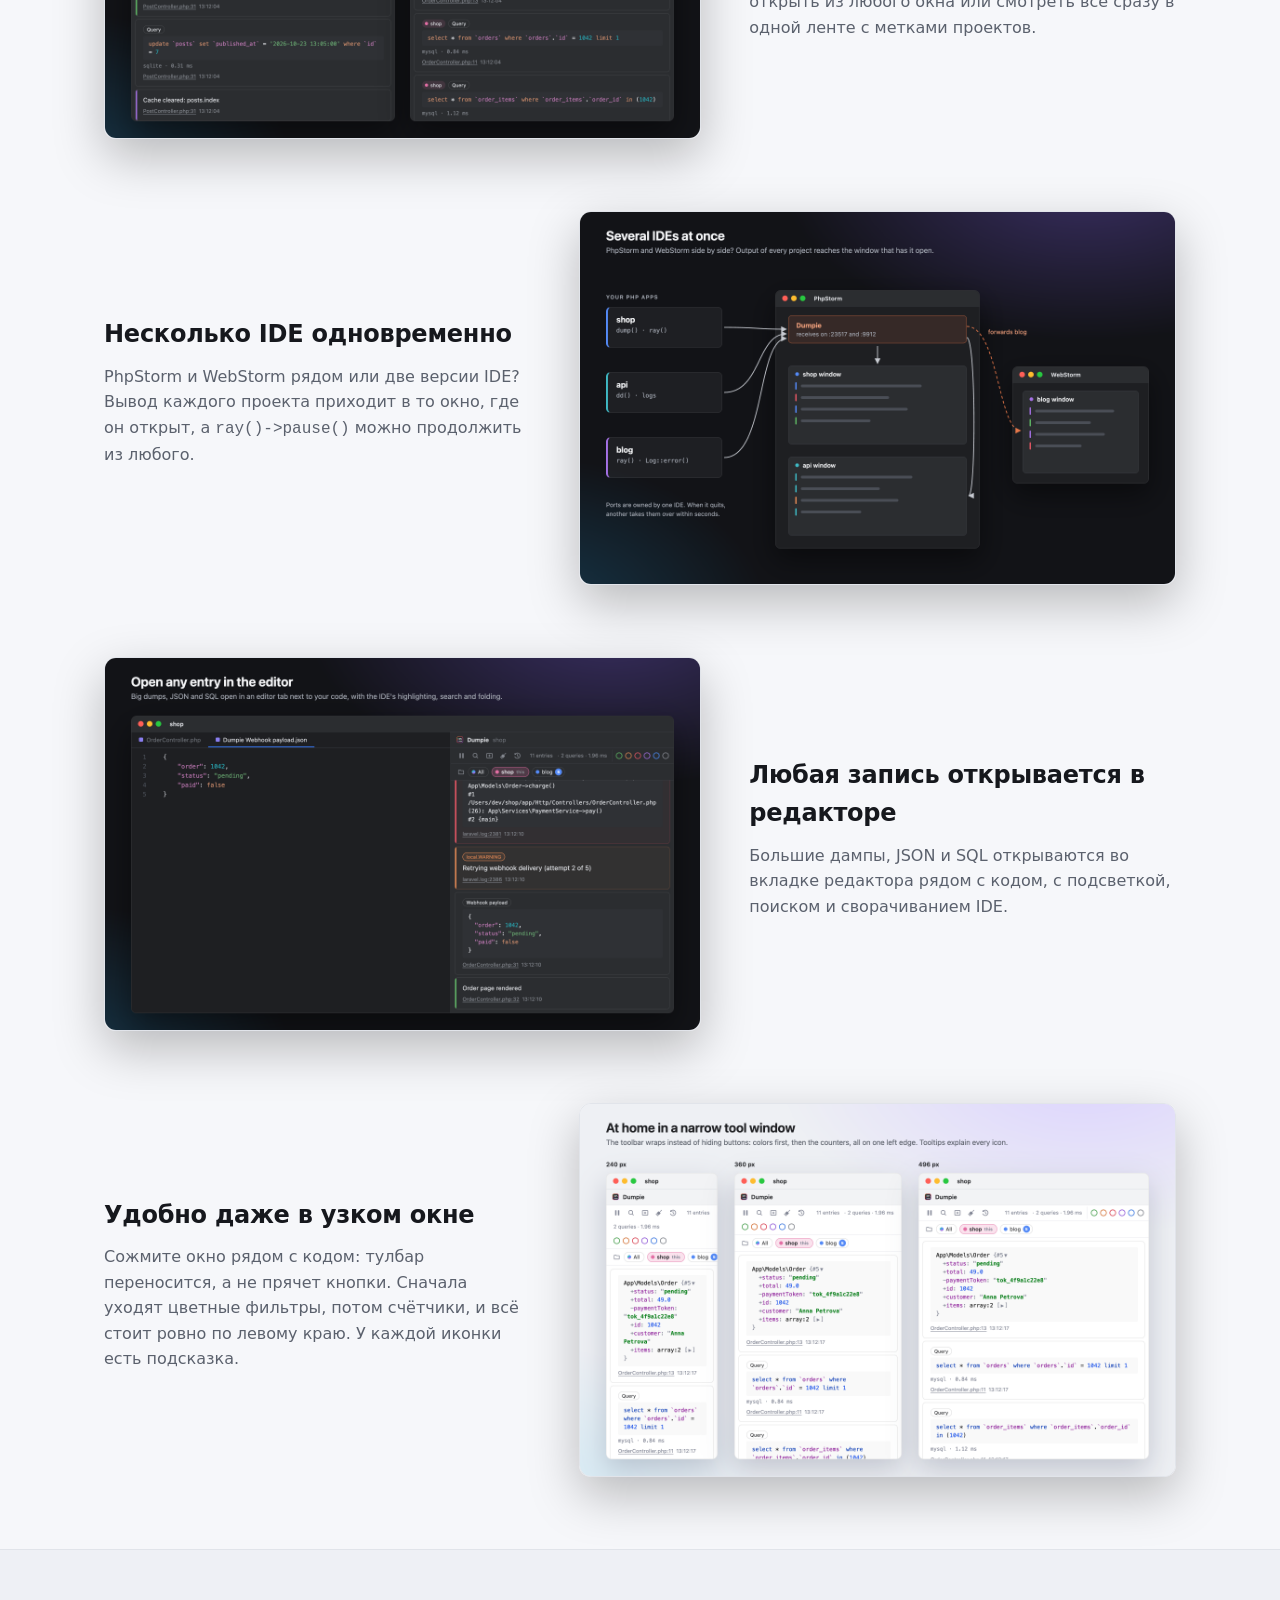
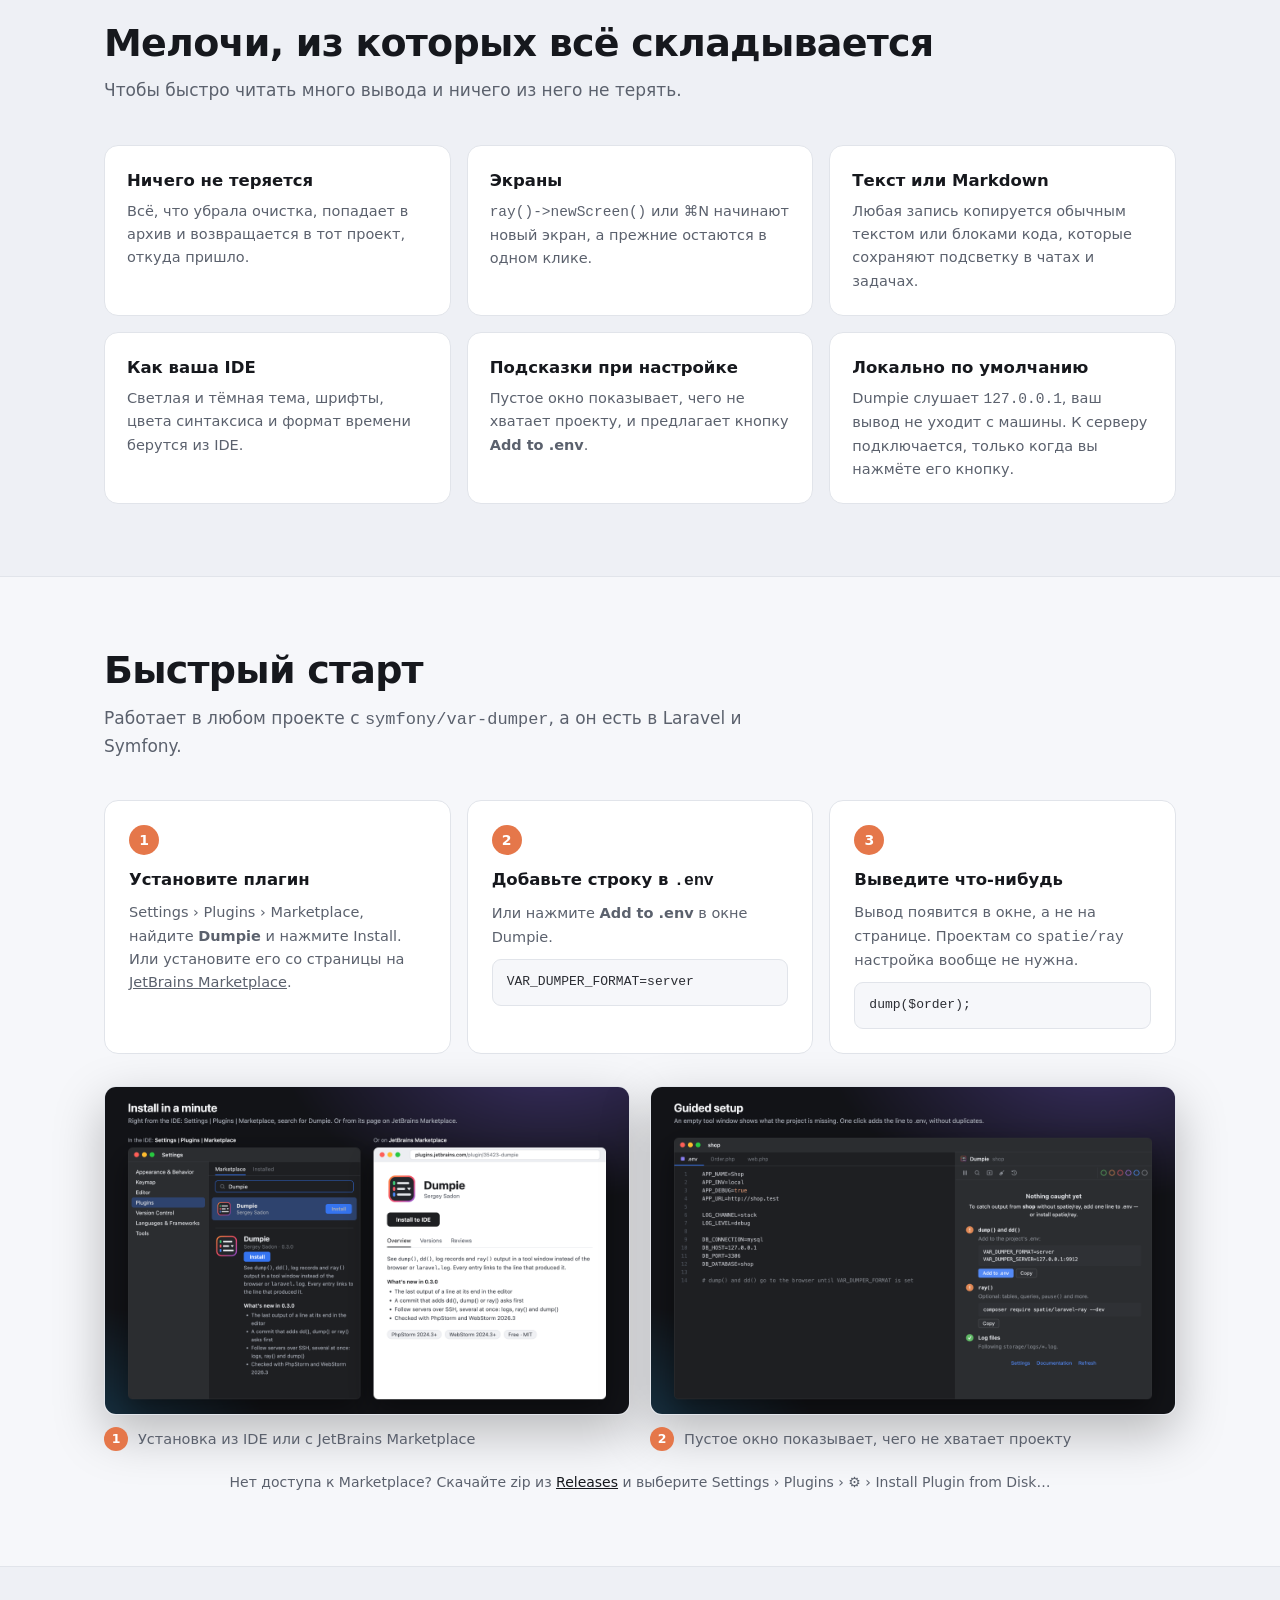
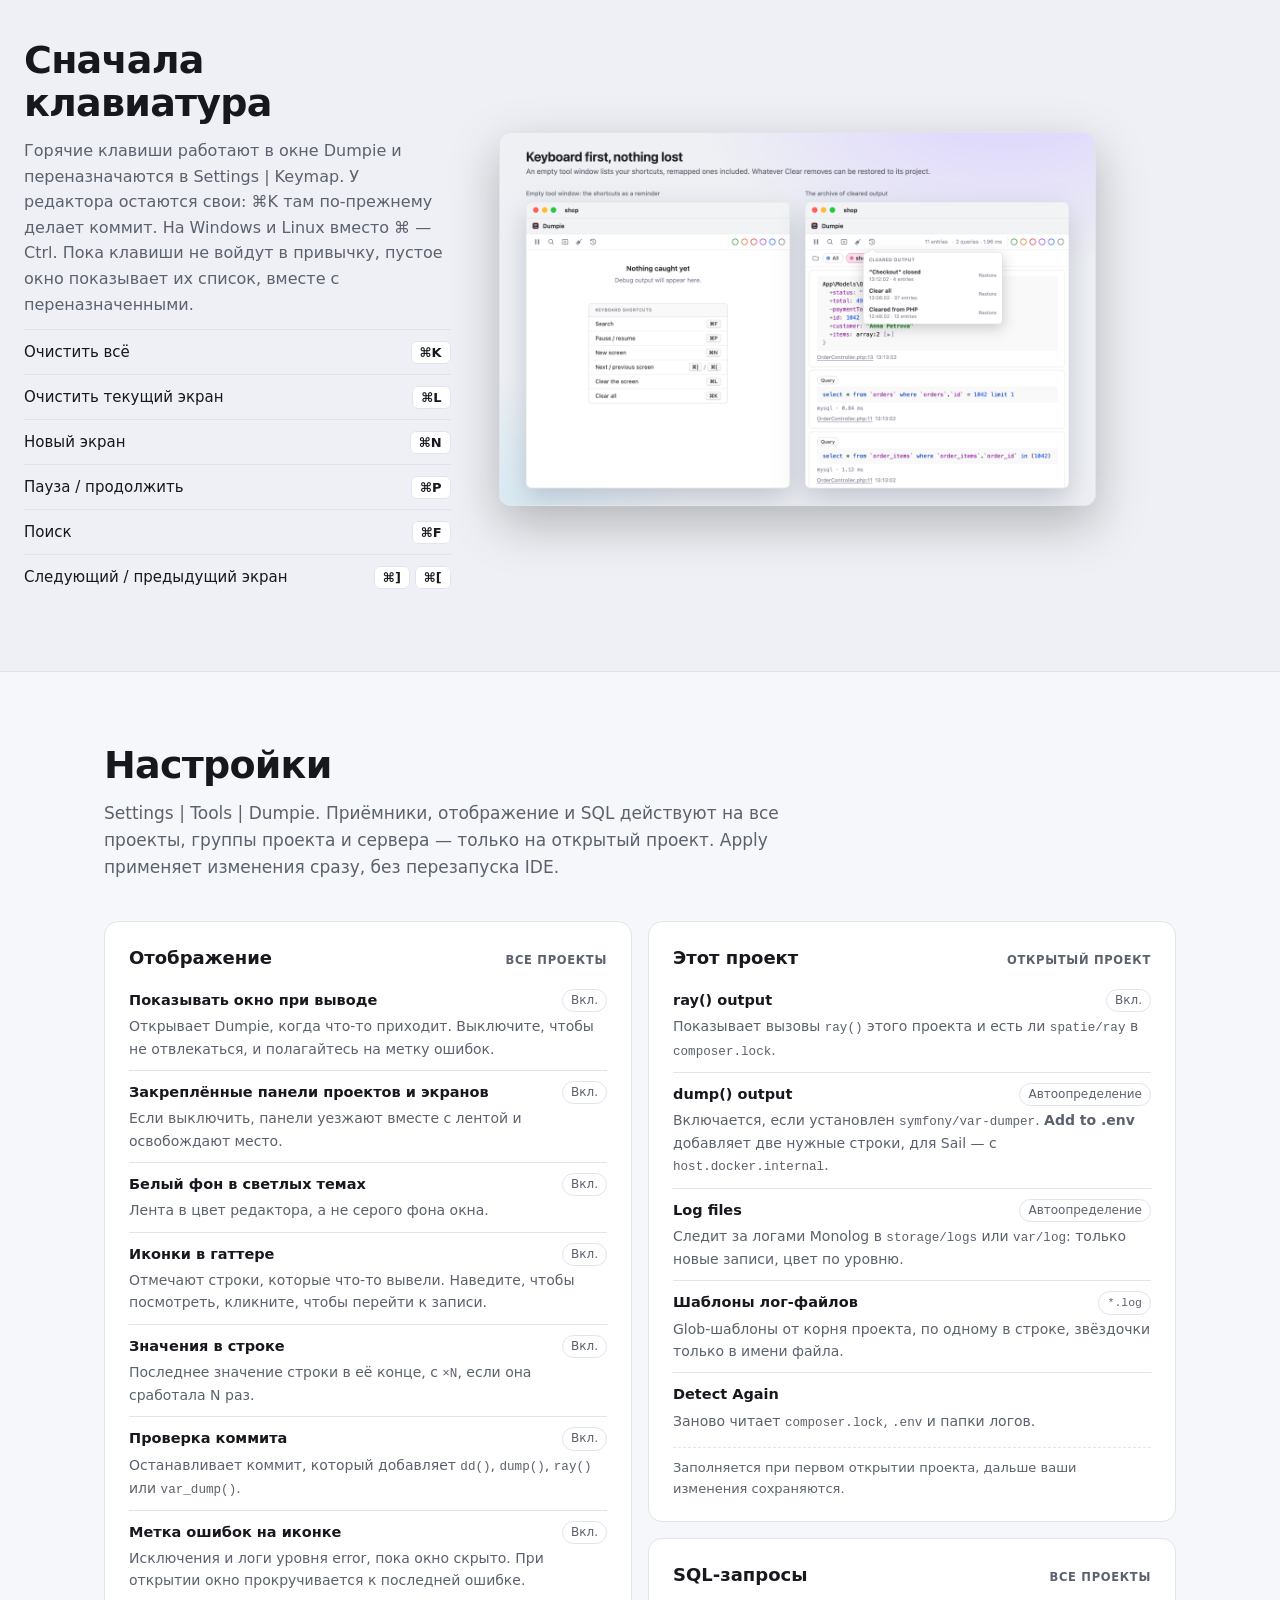
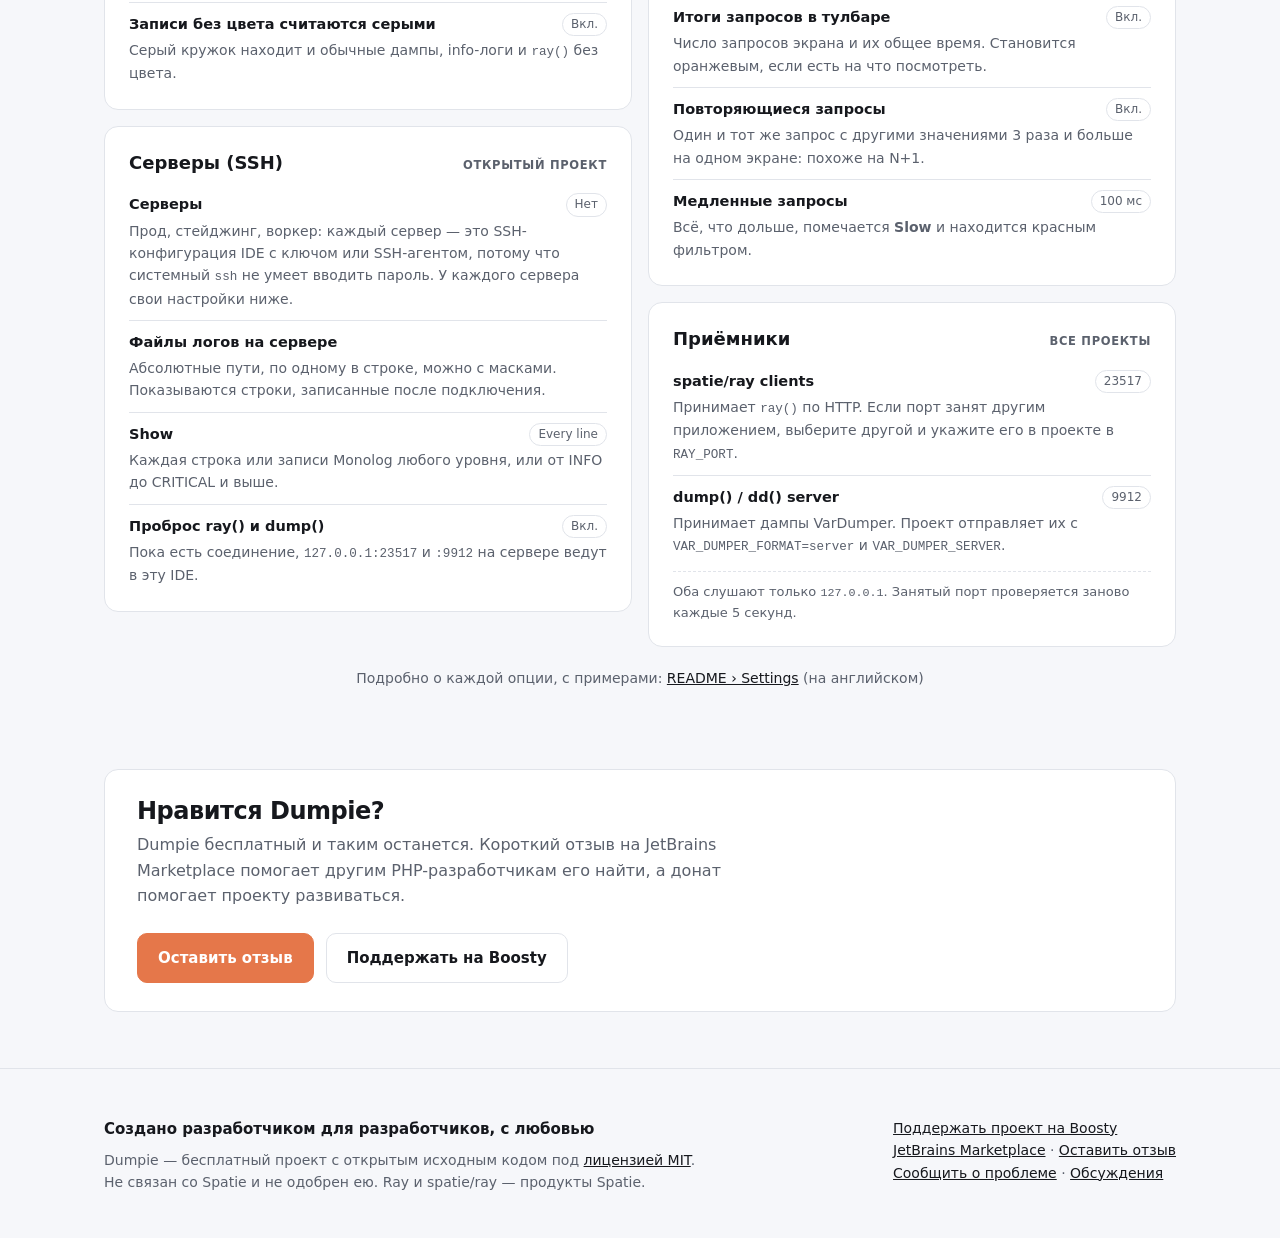
<file: docs/ru/index.html>
<!doctype html>
<html lang="ru">
<head>
<meta charset="utf-8">
<meta name="viewport" content="width=device-width, initial-scale=1">
<title>Dumpie — отладочный вывод PHP прямо в PhpStorm</title>
<meta name="description" content="dump(), dd(), логи, SQL-запросы, исключения и ray() в окне PhpStorm, у каждой записи ссылка на строку кода. Бесплатно и с открытым исходным кодом.">
<meta property="og:title" content="Dumpie — отладочный вывод PHP прямо в PhpStorm">
<meta property="og:description" content="dump(), dd(), логи, SQL и ray() рядом с вашим кодом. Бесплатно и с открытым исходным кодом.">
<meta property="og:image" content="https://sadonsergey.github.io/dumpie/marketplace/01-hero.png">
<link rel="icon" href="../icon.svg" type="image/svg+xml">
<link rel="alternate" hreflang="en" href="https://sadonsergey.github.io/dumpie/">
<link rel="alternate" hreflang="ru" href="https://sadonsergey.github.io/dumpie/ru/">
<link rel="alternate" hreflang="x-default" href="https://sadonsergey.github.io/dumpie/">
<link rel="stylesheet" href="../site.css">
</head>
<body>

<nav>
    <div class="wrap">
        <a class="brand" href="#"><img src="../icon.svg" alt="">Dumpie</a>
        <div class="links">
            <a href="#ray" class="hide-sm">Используете ray()?</a>
            <a href="#features">Возможности</a>
            <a href="#start" class="hide-sm">Быстрый старт</a>
            <a href="#shortcuts" class="hide-sm">Горячие клавиши</a>
            <a href="#support" class="hide-sm">Поддержать</a>
            <a href="https://github.com/sadonsergey/dumpie">GitHub</a>
            <span class="lang"><a href="../" hreflang="en" lang="en">EN</a><b>RU</b></span>
        </div>
    </div>
</nav>

<header class="hero">
    <div class="wrap">
        <span class="badge">Бесплатно и open source · PhpStorm и WebStorm 2024.3+</span>
        <h1>Отладочный вывод PHP прямо в PhpStorm</h1>
        <p class="lead"><code>dump()</code>, <code>dd()</code>, записи логов, SQL-запросы, исключения и вызовы <code>ray()</code> в окне рядом
            с кодом. У каждой записи есть ссылка на строку, которая её отправила. С вашей машины или с сервера по SSH.</p>
        <div class="cta">
            <a class="btn primary" href="https://plugins.jetbrains.com/plugin/35423-dumpie">Установить из JetBrains Marketplace</a>
            <a class="btn" href="https://github.com/sadonsergey/dumpie">Открыть на GitHub</a>
        </div>
        <div class="note">Или прямо в IDE:
            <span class="path"><span>Settings</span><i>›</i><span>Plugins</span><i>›</i><span>Marketplace</span><i>›</i><span><b>Dumpie</b></span></span></div>
        <div class="shot"><img src="../marketplace/01-hero.png" alt="Dumpie рядом с кодом в PhpStorm" width="2560" height="1600"></div>
    </div>
</header>

<section id="ray" class="switch">
    <div class="wrap">
        <div class="switch-card">
            <div>
                <span class="switch-tag">Уже используете spatie/ray?</span>
                <h2>Ваши ray() работают как есть, без платного десктоп-приложения</h2>
                <p>Dumpie понимает тот же протокол и слушает тот же порт, <code>23517</code>. Проекты со <code>spatie/ray</code> или
                    <code>spatie/laravel-ray</code> отправляют вывод в PhpStorm без изменений: не нужно править код, ставить
                    пакеты или покупать лицензию.</p>
                <p>Бесплатно, с открытым исходным кодом и прямо в IDE.</p>
            </div>
            <div>
                <pre>ray($order)-&gt;green();
ray()-&gt;showQueries();
ray()-&gt;measure();
ray()-&gt;pause();</pre>
                <ul>
                    <li>Таблицы, запросы, события, джобы, письма, модели, исключения, <code>measure()</code>, <code>pause()</code>, цвета, метки и экраны</li>
                    <li>И то, что умеет только IDE: иконки в гаттере у строк с выводом, ссылки, открывающие файл, своя сессия у каждого проекта</li>
                    <li>Оба приложения используют порт 23517: закройте десктоп-приложение или дайте Dumpie свой порт и переводите проекты по одному</li>
                </ul>
                <small>Ray и spatie/ray — продукты Spatie. Dumpie — независимый проект, не связан со Spatie и не одобрен ею.</small>
            </div>
        </div>
    </div>
</section>

<section id="features">
    <div class="wrap">
        <h2>Всё, что выводит ваше PHP-приложение, там же, где вы пишете код</h2>
        <p class="section-lead">Без отдельного приложения, лишней вкладки браузера и прокрутки <code>laravel.log</code>. Dumpie ловит вывод
            Symfony VarDumper, ваших лог-файлов и протокола <code>spatie/ray</code>.</p>

        <div class="feature">
            <div class="text">
                <h3>От кода к его выводу</h3>
                <p>Последнее значение, которое отправила строка, видно серым прямо в её конце, как значения в отладчике. Иконка в гаттере
                    отмечает строку: наведите на неё, чтобы увидеть всё, что она отправила, или кликните, чтобы перейти к записи. И в обратную
                    сторону: каждая запись ссылается на свой файл и строку, пути из Docker и Sail тоже.</p>
            </div>
            <div class="media"><img src="../marketplace/06-gutter.png" alt="Значения в конце строк, иконка в гаттере с подсказкой и найденная запись" loading="lazy" width="2560" height="1600"></div>
        </div>

        <div class="feature flip">
            <div class="text">
                <h3>Логи серверов по SSH</h3>
                <p>Добавьте серверы из SSH-конфигураций IDE с их файлами логов и включайте их в меню серверов, хоть несколько сразу. Новые строки приходят с именем
                    сервера: записи Monolog от выбранного уровня или вообще каждая строка, включая вывод воркеров и ошибки PHP.</p>
                <p>Вызовы <code>ray()</code> и <code>dump()</code> на сервере тоже доходят до IDE через то же SSH-соединение. Само ничего
                    не подключается.</p>
            </div>
            <div class="media"><img src="../marketplace/18-server.png" alt="Вывод сервера в окне Dumpie и его настройки" loading="lazy" width="2560" height="1600"></div>
        </div>

        <div class="feature">
            <div class="text">
                <h3>dd() не уедет в коммит</h3>
                <p>Коммит, который добавляет <code>dd()</code>, <code>dump()</code>, <code>ray()</code> или <code>var_dump()</code>,
                    останавливается со ссылкой на каждый вызов. Строки, которые уже были в файле, комментарии и методы вроде
                    <code>Yaml::dump()</code> не считаются. Так и задумано? <b>Commit Anyway</b>.</p>
            </div>
            <div class="media"><img src="../marketplace/17-commit.png" alt="Остановленный коммит с dd() и список отладочных вызовов" loading="lazy" width="2560" height="1600"></div>
        </div>

        <div class="feature flip">
            <div class="text">
                <h3>SQL под контролем</h3>
                <p>Запросы, которые снова и снова выполняются с разными значениями, помечаются <b>Repeated</b>: классический N+1. Медленные
                    помечаются <b>Slow</b>, а тулбар показывает, сколько запросов выполнил экран и сколько времени они заняли.</p>
            </div>
            <div class="media"><img src="../marketplace/05-sql.png" alt="Повторяющиеся и медленные запросы" loading="lazy" width="2560" height="1600"></div>
        </div>

        <div class="feature">
            <div class="text">
                <h3>Исключения и логи, которые удобно читать</h3>
                <p>Подсвеченный код вокруг строки с ошибкой, свёрнутые фреймы vendor, уровни логов цветом. Фильтр по цвету или тексту, пауза
                    ленты, сворачивание уже прочитанного.</p>
            </div>
            <div class="media"><img src="../marketplace/04-errors.png" alt="Исключение с кодом и только ошибки" loading="lazy" width="2560" height="1600"></div>
        </div>

        <div class="feature flip">
            <div class="text">
                <h3>Дамп копируется как рабочий PHP-код</h3>
                <p>У каждого дампа, запроса и JSON-блока своя кнопка копирования. Дамп превращается в PHP-массив, который можно сразу вставить
                    в тест или сидер, а объект — в массив его свойств. Запросы копируются как SQL с подставленными значениями, готовые к запуску.</p>
                <p>Нужна запись целиком? Скопируйте её обычным текстом или в Markdown с подсвеченными блоками кода, без лишних имён файлов.</p>
            </div>
            <div class="media"><img src="../marketplace/11-copy.png" alt="Дамп, скопированный в тест как PHP-массив" loading="lazy" width="2560" height="1600"></div>
        </div>

        <div class="feature">
            <div class="text">
                <h3>Фильтр понимает каждый цвет</h3>
                <p>Что показано цветом, то этим цветом и находится: <code>ray()->red()</code>, уровни логов, исключения, медленные запросы
                    красным, повторяющиеся оранжевым. Обычные дампы и info-записи лежат под серым: одним кликом их можно скрыть или оставить только их.</p>
            </div>
            <div class="media"><img src="../marketplace/12-filter.png" alt="Красный и серый цветовые фильтры" loading="lazy" width="2560" height="1600"></div>
        </div>

        <div class="feature flip">
            <div class="text">
                <h3>Видно, где dd() остановил скрипт</h3>
                <p>Последний дамп <code>dd()</code> помечается <b>Script stopped here</b>, так что отсутствие записей после него больше не загадка.
                    <code>rd()</code> и <code>ray()->die()</code> получают ту же метку.</p>
            </div>
            <div class="media"><img src="../marketplace/13-dd.png" alt="Метка Script stopped here после dd()" loading="lazy" width="2560" height="1600"></div>
        </div>

        <div class="feature">
            <div class="text">
                <h3>Ошибки не проскочат</h3>
                <p>Держите окно скрытым, пока работаете: когда приходит исключение или лог уровня error, на его иконке появляется красная метка,
                    а в подсказке — число новых ошибок. Откройте окно, и последняя ошибка уже на виду.</p>
            </div>
            <div class="media"><img src="../marketplace/14-badge.png" alt="Красная метка на иконке окна и найденная ошибка" loading="lazy" width="2560" height="1600"></div>
        </div>

        <div class="feature flip">
            <div class="text">
                <h3>Много проектов, ничего не путается</h3>
                <p>У каждого проекта своя сессия со счётчиком непрочитанного. Сессию любого проекта можно открыть из любого окна или смотреть
                    все сразу в одной ленте с метками проектов.</p>
            </div>
            <div class="media"><img src="../marketplace/02-sessions.png" alt="Сессии двух проектов" loading="lazy" width="2560" height="1600"></div>
        </div>

        <div class="feature">
            <div class="text">
                <h3>Несколько IDE одновременно</h3>
                <p>PhpStorm и WebStorm рядом или две версии IDE? Вывод каждого проекта приходит в то окно, где он открыт, а
                    <code>ray()->pause()</code> можно продолжить из любого.</p>
            </div>
            <div class="media"><img src="../marketplace/03-ides.png" alt="Вывод, распределённый между IDE" loading="lazy" width="2560" height="1600"></div>
        </div>

        <div class="feature flip">
            <div class="text">
                <h3>Любая запись открывается в редакторе</h3>
                <p>Большие дампы, JSON и SQL открываются во вкладке редактора рядом с кодом, с подсветкой, поиском и сворачиванием IDE.</p>
            </div>
            <div class="media"><img src="../marketplace/08-open.png" alt="Запись, открытая во вкладке редактора" loading="lazy" width="2560" height="1600"></div>
        </div>

        <div class="feature">
            <div class="text">
                <h3>Удобно даже в узком окне</h3>
                <p>Сожмите окно рядом с кодом: тулбар переносится, а не прячет кнопки. Сначала уходят цветные фильтры, потом счётчики,
                    и всё стоит ровно по левому краю. У каждой иконки есть подсказка.</p>
            </div>
            <div class="media"><img src="../marketplace/15-narrow.png" alt="Окно Dumpie трёх разной ширины" loading="lazy" width="2560" height="1600"></div>
        </div>
    </div>
</section>

<section class="alt">
    <div class="wrap">
        <h2>Мелочи, из которых всё складывается</h2>
        <p class="section-lead">Чтобы быстро читать много вывода и ничего из него не терять.</p>
        <div class="grid">
            <div class="card"><h4>Ничего не теряется</h4><p>Всё, что убрала очистка, попадает в архив и возвращается в тот проект, откуда пришло.</p></div>
            <div class="card"><h4>Экраны</h4><p><code>ray()->newScreen()</code> или ⌘N начинают новый экран, а прежние остаются в одном клике.</p></div>
            <div class="card"><h4>Текст или Markdown</h4><p>Любая запись копируется обычным текстом или блоками кода, которые сохраняют подсветку в чатах и задачах.</p></div>
            <div class="card"><h4>Как ваша IDE</h4><p>Светлая и тёмная тема, шрифты, цвета синтаксиса и формат времени берутся из IDE.</p></div>
            <div class="card"><h4>Подсказки при настройке</h4><p>Пустое окно показывает, чего не хватает проекту, и предлагает кнопку <b>Add to .env</b>.</p></div>
            <div class="card"><h4>Локально по умолчанию</h4><p>Dumpie слушает <code>127.0.0.1</code>, ваш вывод не уходит с машины. К серверу подключается, только когда вы нажмёте его кнопку.</p></div>
        </div>
    </div>
</section>

<section id="start">
    <div class="wrap">
        <h2>Быстрый старт</h2>
        <p class="section-lead">Работает в любом проекте с <code>symfony/var-dumper</code>, а он есть в Laravel и Symfony.</p>
        <div class="steps">
            <div class="step">
                <h4>Установите плагин</h4>
                <p>Settings › Plugins › Marketplace, найдите <b>Dumpie</b> и нажмите Install. Или установите его со страницы на
                    <a href="https://plugins.jetbrains.com/plugin/35423-dumpie">JetBrains Marketplace</a>.</p>
            </div>
            <div class="step">
                <h4>Добавьте строку в <code>.env</code></h4>
                <p>Или нажмите <b>Add to .env</b> в окне Dumpie.</p>
                <pre>VAR_DUMPER_FORMAT=server</pre>
            </div>
            <div class="step">
                <h4>Выведите что-нибудь</h4>
                <p>Вывод появится в окне, а не на странице. Проектам со <code>spatie/ray</code> настройка вообще не нужна.</p>
                <pre>dump($order);</pre>
            </div>
        </div>
        <div class="shots">
            <figure>
                <div class="media"><img src="../marketplace/16-install.png" alt="Установка Dumpie из IDE и с JetBrains Marketplace" loading="lazy" width="2560" height="1600"></div>
                <figcaption><b>1</b> Установка из IDE или с JetBrains Marketplace</figcaption>
            </figure>
            <figure>
                <div class="media"><img src="../marketplace/09-setup.png" alt="Подсказки по настройке в пустом окне" loading="lazy" width="2560" height="1600"></div>
                <figcaption><b>2</b> Пустое окно показывает, чего не хватает проекту</figcaption>
            </figure>
        </div>
        <p class="offline">Нет доступа к Marketplace? Скачайте zip из <a href="https://github.com/sadonsergey/dumpie/releases/latest">Releases</a>
            и выберите Settings › Plugins › ⚙ › Install Plugin from Disk…</p>
    </div>
</section>

<section id="shortcuts" class="alt">
    <div class="wrap feature">
        <div class="text">
            <h2>Сначала клавиатура</h2>
            <p>Горячие клавиши работают в окне Dumpie и переназначаются в Settings | Keymap. У редактора остаются свои: ⌘K там
                по-прежнему делает коммит. На Windows и Linux вместо ⌘ — Ctrl. Пока клавиши не войдут в привычку, пустое окно
                показывает их список, вместе с переназначенными.</p>
            <table>
                <tr><td>Очистить всё</td><td><kbd>⌘K</kbd></td></tr>
                <tr><td>Очистить текущий экран</td><td><kbd>⌘L</kbd></td></tr>
                <tr><td>Новый экран</td><td><kbd>⌘N</kbd></td></tr>
                <tr><td>Пауза / продолжить</td><td><kbd>⌘P</kbd></td></tr>
                <tr><td>Поиск</td><td><kbd>⌘F</kbd></td></tr>
                <tr><td>Следующий / предыдущий экран</td><td><kbd>⌘]</kbd> <kbd>⌘[</kbd></td></tr>
            </table>
        </div>
        <div class="media"><img src="../marketplace/07-keys.png" alt="Горячие клавиши на пустом экране и архив очищенного вывода" loading="lazy" width="2560" height="1600"></div>
    </div>
</section>

<section id="settings">
    <div class="wrap">
        <h2>Настройки</h2>
        <p class="section-lead">Settings | Tools | Dumpie. Приёмники, отображение и SQL действуют на все проекты, группы проекта и сервера — только на открытый проект. Apply применяет изменения сразу, без перезапуска IDE.</p>
        <div class="settings">
            <div class="set-col">
                <div class="set-card">
                    <h3>Отображение<small>Все проекты</small></h3>
                    <div class="opt"><div class="opt-head"><b>Показывать окно при выводе</b><span>Вкл.</span></div><p>Открывает Dumpie, когда что-то приходит. Выключите, чтобы не отвлекаться, и полагайтесь на метку ошибок.</p></div>
                    <div class="opt"><div class="opt-head"><b>Закреплённые панели проектов и экранов</b><span>Вкл.</span></div><p>Если выключить, панели уезжают вместе с лентой и освобождают место.</p></div>
                    <div class="opt"><div class="opt-head"><b>Белый фон в светлых темах</b><span>Вкл.</span></div><p>Лента в цвет редактора, а не серого фона окна.</p></div>
                    <div class="opt"><div class="opt-head"><b>Иконки в гаттере</b><span>Вкл.</span></div><p>Отмечают строки, которые что-то вывели. Наведите, чтобы посмотреть, кликните, чтобы перейти к записи.</p></div>
                    <div class="opt"><div class="opt-head"><b>Значения в строке</b><span>Вкл.</span></div><p>Последнее значение строки в её конце, с <code>×N</code>, если она сработала N раз.</p></div>
                    <div class="opt"><div class="opt-head"><b>Проверка коммита</b><span>Вкл.</span></div><p>Останавливает коммит, который добавляет <code>dd()</code>, <code>dump()</code>, <code>ray()</code> или <code>var_dump()</code>.</p></div>
                    <div class="opt"><div class="opt-head"><b>Метка ошибок на иконке</b><span>Вкл.</span></div><p>Исключения и логи уровня error, пока окно скрыто. При открытии окно прокручивается к последней ошибке.</p></div>
                    <div class="opt"><div class="opt-head"><b>Записи без цвета считаются серыми</b><span>Вкл.</span></div><p>Серый кружок находит и обычные дампы, info-логи и <code>ray()</code> без цвета.</p></div>
                </div>
                <div class="set-card">
                    <h3>Серверы (SSH)<small>Открытый проект</small></h3>
                    <div class="opt"><div class="opt-head"><b>Серверы</b><span>Нет</span></div><p>Прод, стейджинг, воркер: каждый сервер — это SSH-конфигурация IDE с ключом или SSH-агентом, потому что системный <code>ssh</code> не умеет вводить пароль. У каждого сервера свои настройки ниже.</p></div>
                    <div class="opt"><div class="opt-head"><b>Файлы логов на сервере</b></div><p>Абсолютные пути, по одному в строке, можно с масками. Показываются строки, записанные после подключения.</p></div>
                    <div class="opt"><div class="opt-head"><b>Show</b><span>Every line</span></div><p>Каждая строка или записи Monolog любого уровня, или от INFO до CRITICAL и выше.</p></div>
                    <div class="opt"><div class="opt-head"><b>Проброс ray() и dump()</b><span>Вкл.</span></div><p>Пока есть соединение, <code>127.0.0.1:23517</code> и <code>:9912</code> на сервере ведут в эту IDE.</p></div>
                </div>
            </div>
            <div class="set-col">
                <div class="set-card">
                    <h3>Этот проект<small>Открытый проект</small></h3>
                    <div class="opt"><div class="opt-head"><b>ray() output</b><span>Вкл.</span></div><p>Показывает вызовы <code>ray()</code> этого проекта и есть ли <code>spatie/ray</code> в <code>composer.lock</code>.</p></div>
                    <div class="opt"><div class="opt-head"><b>dump() output</b><span>Автоопределение</span></div><p>Включается, если установлен <code>symfony/var-dumper</code>. <b>Add to .env</b> добавляет две нужные строки, для Sail — с <code>host.docker.internal</code>.</p></div>
                    <div class="opt"><div class="opt-head"><b>Log files</b><span>Автоопределение</span></div><p>Следит за логами Monolog в <code>storage/logs</code> или <code>var/log</code>: только новые записи, цвет по уровню.</p></div>
                    <div class="opt"><div class="opt-head"><b>Шаблоны лог-файлов</b><span><code>*.log</code></span></div><p>Glob-шаблоны от корня проекта, по одному в строке, звёздочки только в имени файла.</p></div>
                    <div class="opt"><div class="opt-head"><b>Detect Again</b></div><p>Заново читает <code>composer.lock</code>, <code>.env</code> и папки логов.</p></div>
                    <p class="set-note">Заполняется при первом открытии проекта, дальше ваши изменения сохраняются.</p>
                </div>
                <div class="set-card">
                    <h3>SQL-запросы<small>Все проекты</small></h3>
                    <div class="opt"><div class="opt-head"><b>Итоги запросов в тулбаре</b><span>Вкл.</span></div><p>Число запросов экрана и их общее время. Становится оранжевым, если есть на что посмотреть.</p></div>
                    <div class="opt"><div class="opt-head"><b>Повторяющиеся запросы</b><span>Вкл.</span></div><p>Один и тот же запрос с другими значениями 3 раза и больше на одном экране: похоже на N+1.</p></div>
                    <div class="opt"><div class="opt-head"><b>Медленные запросы</b><span>100 мс</span></div><p>Всё, что дольше, помечается <b>Slow</b> и находится красным фильтром.</p></div>
                </div>
                <div class="set-card">
                    <h3>Приёмники<small>Все проекты</small></h3>
                    <div class="opt"><div class="opt-head"><b>spatie/ray clients</b><span>23517</span></div><p>Принимает <code>ray()</code> по HTTP. Если порт занят другим приложением, выберите другой и укажите его в проекте в <code>RAY_PORT</code>.</p></div>
                    <div class="opt"><div class="opt-head"><b>dump() / dd() server</b><span>9912</span></div><p>Принимает дампы VarDumper. Проект отправляет их с <code>VAR_DUMPER_FORMAT=server</code> и <code>VAR_DUMPER_SERVER</code>.</p></div>
                    <p class="set-note">Оба слушают только <code>127.0.0.1</code>. Занятый порт проверяется заново каждые 5 секунд.</p>
                </div>
            </div>
        </div>
        <p class="offline">Подробно о каждой опции, с примерами: <a href="https://github.com/sadonsergey/dumpie#settings">README › Settings</a> (на английском)</p>
    </div>
</section>

<section id="support" class="review">
    <div class="wrap">
        <div class="review-card">
            <div>
                <h2>Нравится Dumpie?</h2>
                <p>Dumpie бесплатный и таким останется. Короткий отзыв на JetBrains Marketplace помогает другим PHP-разработчикам его найти,
                    а донат помогает проекту развиваться.</p>
            </div>
            <div class="review-actions">
                <a class="btn primary" href="https://plugins.jetbrains.com/plugin/35423-dumpie/reviews">Оставить отзыв</a>
                <a class="btn" href="https://boosty.to/sadonsergey/donate">Поддержать на Boosty</a>
            </div>
        </div>
    </div>
</section>

<footer>
    <div class="wrap">
        <div><span class="made">Создано разработчиком для разработчиков, с любовью</span><br>
            Dumpie — бесплатный проект с открытым исходным кодом под <a href="https://github.com/sadonsergey/dumpie/blob/main/LICENSE">лицензией MIT</a>.<br>
            Не связан со Spatie и не одобрен ею. Ray и spatie/ray — продукты Spatie.</div>
        <div>
            <a class="support" href="https://boosty.to/sadonsergey/donate">Поддержать проект на Boosty</a><br>
            <a href="https://plugins.jetbrains.com/plugin/35423-dumpie">JetBrains Marketplace</a> · <a href="https://plugins.jetbrains.com/plugin/35423-dumpie/reviews">Оставить отзыв</a><br>
            <a href="https://github.com/sadonsergey/dumpie/issues">Сообщить о проблеме</a> ·
            <a href="https://github.com/sadonsergey/dumpie/discussions">Обсуждения</a>
        </div>
    </div>
</footer>

</body>
</html>
</file>
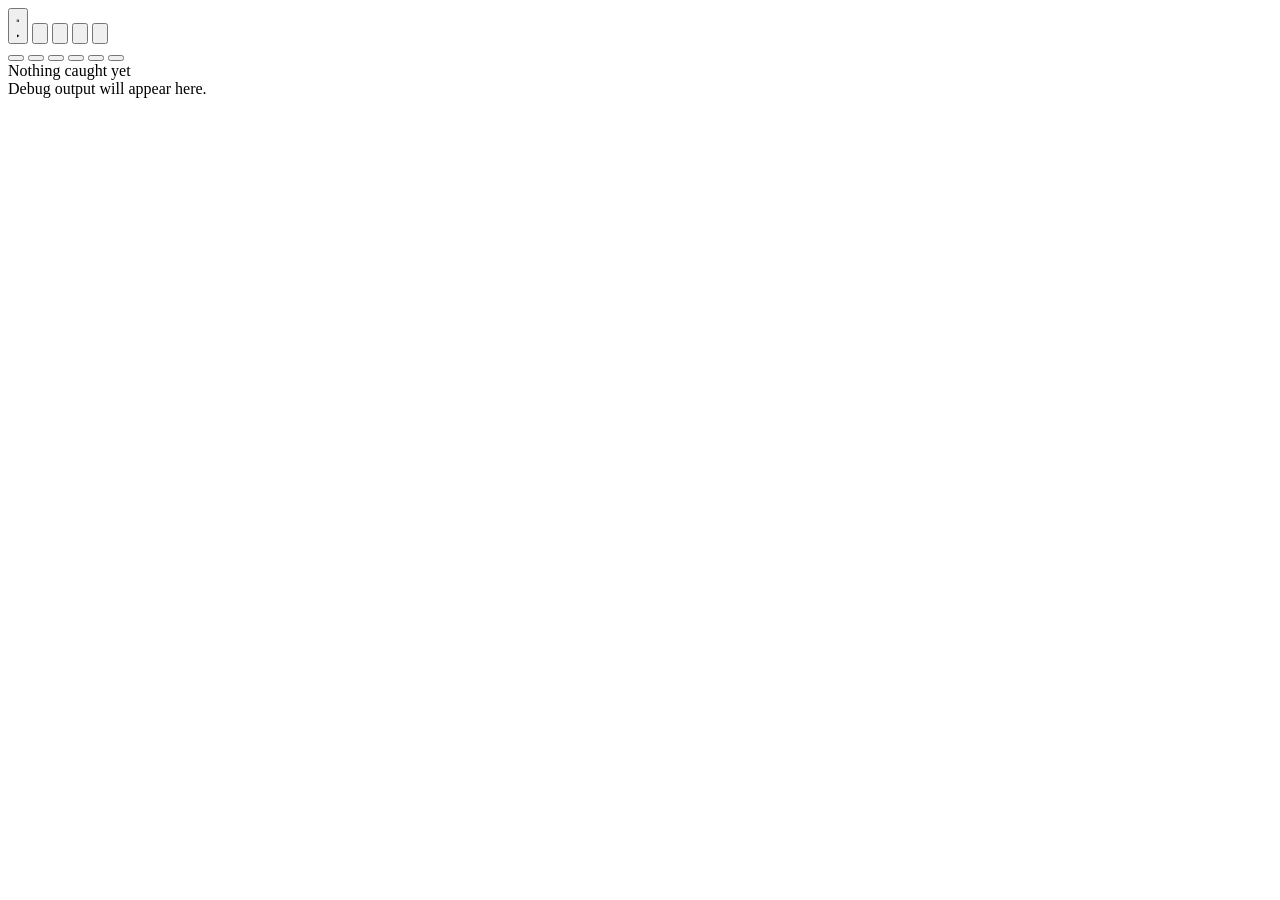
<file: src/main/resources/webview/index.html>
<!doctype html>
<html lang="en" data-theme="dark">
<head>
    <meta charset="utf-8">
    <style>/*CSS*/</style>
</head>
<body>
<div id="top" class="top">
<header class="toolbar">
    <button id="pause" class="icon" type="button" title="Pause feed">
        <svg class="i-pause" viewBox="0 0 16 16"><rect x="3.5" y="2.5" width="3" height="11" rx="1"/><rect x="9.5" y="2.5" width="3" height="11" rx="1"/></svg>
        <svg class="i-play" viewBox="0 0 16 16"><path d="M4.5 2.9v10.2a.7.7 0 0 0 1.1.6l8-5.1a.7.7 0 0 0 0-1.2l-8-5.1a.7.7 0 0 0-1.1.6z"/></svg>
    </button>
    <button id="search" class="icon" type="button" title="Search">
        <svg viewBox="0 0 16 16"><path d="M7 2a5 5 0 0 1 3.97 8.04l2.75 2.75-1.06 1.06-2.75-2.75A5 5 0 1 1 7 2zm0 1.5a3.5 3.5 0 1 0 0 7 3.5 3.5 0 0 0 0-7z"/></svg>
    </button>
    <button id="new-screen" class="icon" type="button" title="New screen">
        <svg viewBox="0 0 16 16"><path d="M3 2.5h10A1.5 1.5 0 0 1 14.5 4v8a1.5 1.5 0 0 1-1.5 1.5H3A1.5 1.5 0 0 1 1.5 12V4A1.5 1.5 0 0 1 3 2.5zm0 1.5v8h10V4H3zm4.25 1.5h1.5v1.75h1.75v1.5H8.75v1.75h-1.5V8.75H5.5v-1.5h1.75V5.5z"/></svg>
    </button>
    <button id="clear" class="icon" type="button" title="Clear all">
        <svg viewBox="0 0 16 16"><path d="M12.9 1.6l1.1 1.1-4.3 4.3.9.9c.6.6.6 1.5 0 2.1L7.3 13.3 2.7 8.7 6 5.4c.6-.6 1.5-.6 2.1 0l.9.9 3.9-4.7zM2 9.4l4.6 4.6-.6.6c-.4.4-1 .4-1.4 0L1.4 11.4c-.4-.4-.4-1 0-1.4l.6-.6z"/></svg>
    </button>
    <button id="history" class="icon" type="button" title="Restore cleared output">
        <svg viewBox="0 0 16 16"><path d="M8 1.5a6.5 6.5 0 1 1-6.33 8h1.55A5 5 0 1 0 4.46 4.46L6 6H2V2l1.4 1.4A6.48 6.48 0 0 1 8 1.5zm-.75 3h1.5v3.19l2.28 2.28-1.06 1.06-2.72-2.72V4.5z"/></svg>
    </button>
    <button id="remote" class="icon" type="button" hidden>
        <svg viewBox="0 0 16 16"><path d="M3 2h10a1.5 1.5 0 0 1 1.5 1.5v2A1.5 1.5 0 0 1 13 7H3a1.5 1.5 0 0 1-1.5-1.5v-2A1.5 1.5 0 0 1 3 2zm0 1.5v2h10v-2H3zM3 9h10a1.5 1.5 0 0 1 1.5 1.5v2A1.5 1.5 0 0 1 13 14H3a1.5 1.5 0 0 1-1.5-1.5v-2A1.5 1.5 0 0 1 3 9zm0 1.5v2h10v-2H3zM4.5 4H6v1H4.5zm0 7H6v1H4.5z"/></svg>
    </button>
    <input id="filter" type="search" placeholder="Search…" autocomplete="off" hidden>
    <span class="spacer"></span>
    <span id="count" class="muted count" title="Entries on this screen"></span>
    <span id="query-stats" class="muted count" title="SQL queries on this screen and their total time" hidden></span>
    <div id="colors" class="colors">
        <button class="dot color-green" data-color="green" title="Show only green entries"></button>
        <button class="dot color-orange" data-color="orange" title="Show only orange entries"></button>
        <button class="dot color-red" data-color="red" title="Show only red entries"></button>
        <button class="dot color-purple" data-color="purple" title="Show only purple entries"></button>
        <button class="dot color-blue" data-color="blue" title="Show only blue entries"></button>
        <button class="dot color-gray" data-color="gray" title="Show only gray entries"></button>
    </div>
</header>
<div id="archive" class="archive" hidden></div>
<div id="servers" class="archive" hidden></div>
<div id="bars">
    <nav id="session-bar" class="session-bar" hidden></nav>
    <div id="paused-bar" class="paused-bar" hidden>
        <span>Feed paused · <b id="pending">0</b> new</span>
        <button id="resume" type="button">Resume</button>
    </div>
    <nav id="screen-bar" class="screen-bar" hidden></nav>
</div>
</div>
<main id="feed">
    <div id="no-match" class="empty" hidden>
        <div class="empty-title">Nothing matches the filters</div>
        <div class="empty-lead muted">Try another color or search text.</div>
        <div class="guide-links"><button id="clear-filters" type="button">Clear filters</button></div>
    </div>
    <div id="empty" class="empty">
        <div class="empty-title">Nothing caught yet</div>
        <div id="guide-lead" class="empty-lead muted">Debug output will appear here.</div>
        <div id="guide" class="guide"></div>
        <div id="guide-links" class="guide-links" hidden>
            <a data-action="settings">Settings</a>
            <a href="https://github.com/sadonsergey/dumpie#quick-start">Documentation</a>
            <a data-action="refresh">Refresh</a>
        </div>
        <div id="shortcuts" class="shortcuts" hidden></div>
    </div>
</main>
<script>/*JS*/</script>
</body>
</html>
</file>
<file: docs/site.css>
:root {
    --bg: #0f1013;
    --bg-2: #16181d;
    --card: #1b1d22;
    --line: #2a2d34;
    --fg: #eceef2;
    --muted: #a0a5af;
    --accent: #e5774a;
    --accent-2: #8f7cf5;
    --code: #c7cad1;
    --radius: 14px;
    --max: 1120px;
}
@media (prefers-color-scheme: light) {
    :root {
        --bg: #f6f7fa;
        --bg-2: #eef0f5;
        --card: #ffffff;
        --line: #e1e4ea;
        --fg: #16181d;
        --muted: #5b616d;
        --code: #2b2d33;
    }
}
* { box-sizing: border-box; }
html { scroll-behavior: smooth; }
body {
    margin: 0;
    background: var(--bg);
    color: var(--fg);
    font: 16px/1.6 -apple-system, BlinkMacSystemFont, "Segoe UI", Inter, system-ui, sans-serif;
    -webkit-font-smoothing: antialiased;
}
a { color: inherit; }
img { display: block; max-width: 100%; height: auto; }
code, pre { font-family: "JetBrains Mono", ui-monospace, Menlo, Consolas, monospace; }
.wrap { max-width: var(--max); margin: 0 auto; padding: 0 24px; }

/* Navigation */
nav { position: sticky; top: 0; z-index: 10; backdrop-filter: blur(12px); background: color-mix(in srgb, var(--bg) 80%, transparent); border-bottom: 1px solid var(--line); }
nav .wrap { display: flex; align-items: center; gap: 24px; height: 60px; }
.brand { display: flex; align-items: center; gap: 10px; font-weight: 700; font-size: 18px; text-decoration: none; }
.brand img { width: 28px; height: 28px; }
nav .links { margin-left: auto; display: flex; gap: 22px; font-size: 14.5px; }
nav .links a { text-decoration: none; color: var(--muted); }
nav .links a:hover { color: var(--fg); }
/* Language switch: the current language is plain text, the other one a link */
.lang { display: inline-flex; border: 1px solid var(--line); border-radius: 7px; overflow: hidden; font-size: 12.5px; font-weight: 600; }
.lang b, .lang a { padding: 2px 9px; }
.lang b { background: var(--card); color: var(--fg); }
nav .links .lang a { color: var(--muted); }

/* Hero */
.hero { padding: 84px 0 40px; text-align: center; position: relative; overflow: hidden; }
.hero::before {
    content: ""; position: absolute; inset: -40% -10% auto; height: 520px; z-index: -1;
    background: radial-gradient(600px 300px at 30% 40%, color-mix(in srgb, var(--accent-2) 30%, transparent), transparent 70%),
                radial-gradient(600px 300px at 70% 30%, color-mix(in srgb, var(--accent) 22%, transparent), transparent 70%);
}
.badge { display: inline-block; padding: 4px 12px; border: 1px solid var(--line); border-radius: 999px; font-size: 13px; color: var(--muted); background: var(--card); }
h1 { margin: 18px auto 14px; max-width: 820px; font-size: clamp(36px, 5.4vw, 60px); line-height: 1.08; letter-spacing: -.025em; }
.lead { margin: 0 auto; max-width: 680px; font-size: 19px; color: var(--muted); }
.lead code { color: var(--fg); font-size: .92em; }
.cta { display: flex; justify-content: center; gap: 12px; margin: 32px 0 12px; flex-wrap: wrap; }
.btn { display: inline-flex; align-items: center; gap: 8px; padding: 12px 20px; border-radius: 10px; font-weight: 600; font-size: 15px; text-decoration: none; border: 1px solid var(--line); background: var(--card); }
.btn.primary { background: var(--accent); border-color: var(--accent); color: #fff; }
.btn:hover { filter: brightness(1.06); }
.note { font-size: 13.5px; color: var(--muted); }
.shot { margin: 44px auto 0; border-radius: var(--radius); overflow: hidden; border: 1px solid var(--line); box-shadow: 0 30px 80px rgba(0, 0, 0, .35); }

/* Sections */
section { padding: 72px 0; }
section.alt { background: var(--bg-2); border-top: 1px solid var(--line); border-bottom: 1px solid var(--line); }
h2 { margin: 0 0 12px; font-size: clamp(28px, 3.4vw, 38px); letter-spacing: -.02em; line-height: 1.15; }
.section-lead { margin: 0 0 40px; max-width: 700px; color: var(--muted); font-size: 17px; }

/* Feature rows: text and screenshot side by side */
.feature { display: grid; grid-template-columns: 5fr 7fr; gap: 48px; align-items: center; margin: 0 0 72px; }
.feature:last-child { margin-bottom: 0; }
.feature.flip { grid-template-columns: 7fr 5fr; }
.feature.flip .text { order: 2; }
.feature h3 { margin: 0 0 10px; font-size: 24px; letter-spacing: -.01em; }
.feature p { margin: 0 0 12px; color: var(--muted); }
.feature p code { white-space: nowrap; }
.feature ul { margin: 0; padding-left: 18px; color: var(--muted); }
.feature li { margin: 4px 0; }
.feature .media { border-radius: 12px; overflow: hidden; border: 1px solid var(--line); box-shadow: 0 18px 50px rgba(0, 0, 0, .25); }

/* Callout for projects that already use spatie/ray */
.switch { padding: 8px 0 24px; scroll-margin-top: 72px; }
.switch p code { white-space: nowrap; }
.switch-card {
    display: grid; grid-template-columns: 1.05fr 1fr; gap: 36px; align-items: center; padding: 36px;
    border-radius: var(--radius); border: 1px solid color-mix(in srgb, var(--accent) 40%, var(--line));
    background: linear-gradient(135deg, color-mix(in srgb, var(--accent) 13%, var(--card)), color-mix(in srgb, var(--accent-2) 11%, var(--card)));
}
.switch-tag { display: inline-block; margin-bottom: 10px; font-size: 12px; font-weight: 700; letter-spacing: .08em; text-transform: uppercase; color: var(--accent); }
.switch h2 { margin: 0 0 12px; }
.switch p { margin: 0 0 12px; color: var(--muted); }
.switch p:last-child { margin-bottom: 0; }
.switch ul { margin: 14px 0 0; padding: 0; list-style: none; font-size: 15px; }
.switch li { position: relative; padding-left: 26px; margin: 8px 0; }
.switch li::before { content: "✓"; position: absolute; left: 0; color: var(--accent); font-weight: 700; }
.switch small { display: block; margin-top: 14px; font-size: 12.5px; color: var(--muted); }

/* Install path under the hero buttons: Settings › Plugins › … */
.path { display: inline-flex; align-items: center; flex-wrap: wrap; justify-content: center; gap: 6px; margin-left: 6px; vertical-align: middle; }
.path span { padding: 2px 9px; border-radius: 6px; background: var(--card); border: 1px solid var(--line); color: var(--fg); font-size: 13px; }
.path i { font-style: normal; color: var(--muted); }

/* Quick start: install and setup shots side by side */
.shots { display: grid; grid-template-columns: 1fr 1fr; gap: 20px; margin-top: 32px; }
.shots figure { margin: 0; }
.shots .media { border-radius: 12px; overflow: hidden; border: 1px solid var(--line); box-shadow: 0 18px 50px rgba(0, 0, 0, .25); }
.shots figcaption { display: flex; align-items: center; gap: 10px; margin-top: 12px; font-size: 14.5px; color: var(--muted); }
.shots figcaption b { display: inline-grid; place-items: center; width: 24px; height: 24px; border-radius: 50%; background: var(--accent); color: #fff; font-size: 12.5px; }
.offline { margin: 20px 0 0; font-size: 14px; color: var(--muted); text-align: center; }
.offline a { color: var(--fg); }

/* Settings: a card per group in two balanced columns */
.settings { display: grid; grid-template-columns: 1fr 1fr; gap: 16px; align-items: start; }
.set-col { display: flex; flex-direction: column; gap: 16px; }
.set-card { padding: 22px 24px 14px; border-radius: var(--radius); background: var(--card); border: 1px solid var(--line); }
.set-card h3 { display: flex; align-items: baseline; justify-content: space-between; gap: 12px; margin: 0 0 6px; font-size: 18px; }
.set-card h3 small { font-size: 11.5px; font-weight: 600; letter-spacing: .06em; text-transform: uppercase; color: var(--muted); }
.opt { padding: 10px 0; border-top: 1px solid var(--line); }
.opt:first-of-type { border-top: 0; }
.opt-head { display: flex; align-items: center; justify-content: space-between; gap: 12px; font-size: 14.5px; }
.opt-head span { flex: none; padding: 1px 8px; border-radius: 999px; border: 1px solid var(--line); font-size: 12px; color: var(--muted); white-space: nowrap; }
.opt-head span code { font-size: 11.5px; }
.opt p { margin: 3px 0 0; font-size: 14px; color: var(--muted); }
.opt p code, .set-note code { font-size: .9em; white-space: nowrap; }
.set-note { margin: 4px 0 8px; padding-top: 10px; border-top: 1px dashed var(--line); font-size: 13px; color: var(--muted); }

/* Review request before the footer */
.review { padding: 8px 0 56px; }
.review-card { display: flex; align-items: center; justify-content: space-between; gap: 24px; flex-wrap: wrap; padding: 28px 32px;
    border-radius: var(--radius); background: var(--card); border: 1px solid var(--line); }
.review h2 { margin: 0 0 6px; font-size: 24px; }
.review p { margin: 0; color: var(--muted); max-width: 640px; }
.review-actions { display: flex; gap: 12px; flex-wrap: wrap; }
.review { scroll-margin-top: 72px; }
.note a { color: var(--fg); }

/* Small feature grid */
.grid { display: grid; grid-template-columns: repeat(3, 1fr); gap: 16px; }
.card { padding: 22px; border-radius: var(--radius); background: var(--card); border: 1px solid var(--line); }
.card h4 { margin: 0 0 6px; font-size: 16.5px; }
.card p { margin: 0; font-size: 14.5px; color: var(--muted); }

/* Quick start */
.steps { display: grid; grid-template-columns: repeat(3, 1fr); gap: 16px; counter-reset: step; }
.step { padding: 24px; border-radius: var(--radius); background: var(--card); border: 1px solid var(--line); }
.step::before { counter-increment: step; content: counter(step); display: inline-grid; place-items: center; width: 30px; height: 30px; margin-bottom: 12px; border-radius: 50%; background: var(--accent); color: #fff; font-weight: 700; font-size: 14px; }
.step h4 { margin: 0 0 8px; font-size: 16.5px; }
.step p { margin: 0 0 10px; font-size: 14.5px; color: var(--muted); }
pre { margin: 0; padding: 12px 14px; border-radius: 9px; background: var(--bg); border: 1px solid var(--line); color: var(--code); font-size: 13px; overflow-x: auto; }

/* Shortcuts */
table { width: 100%; border-collapse: collapse; font-size: 15px; }
td { padding: 10px 0; border-top: 1px solid var(--line); }
td:last-child { text-align: right; white-space: nowrap; }
kbd { font: 600 13px -apple-system, system-ui, sans-serif; padding: 3px 8px; border-radius: 6px; background: var(--card); border: 1px solid var(--line); }

/* Footer */
footer { padding: 48px 0 60px; border-top: 1px solid var(--line); color: var(--muted); font-size: 14px; }
footer .wrap { display: flex; gap: 24px; flex-wrap: wrap; justify-content: space-between; }
footer a { color: var(--fg); }
footer .made { display: inline-block; margin-bottom: 8px; font-size: 15px; font-weight: 600; color: var(--fg); }
.support { display: inline-flex; align-items: center; gap: 8px; }

@media (max-width: 860px) {
    .feature, .feature.flip { grid-template-columns: 1fr; gap: 22px; }
    .feature.flip .text { order: 0; }
    .grid, .steps, .switch-card, .shots, .settings { grid-template-columns: 1fr; }
    .switch-card { padding: 24px; gap: 22px; }
    nav .links a.hide-sm { display: none; }
    .hero { padding-top: 56px; }
}
</file>
